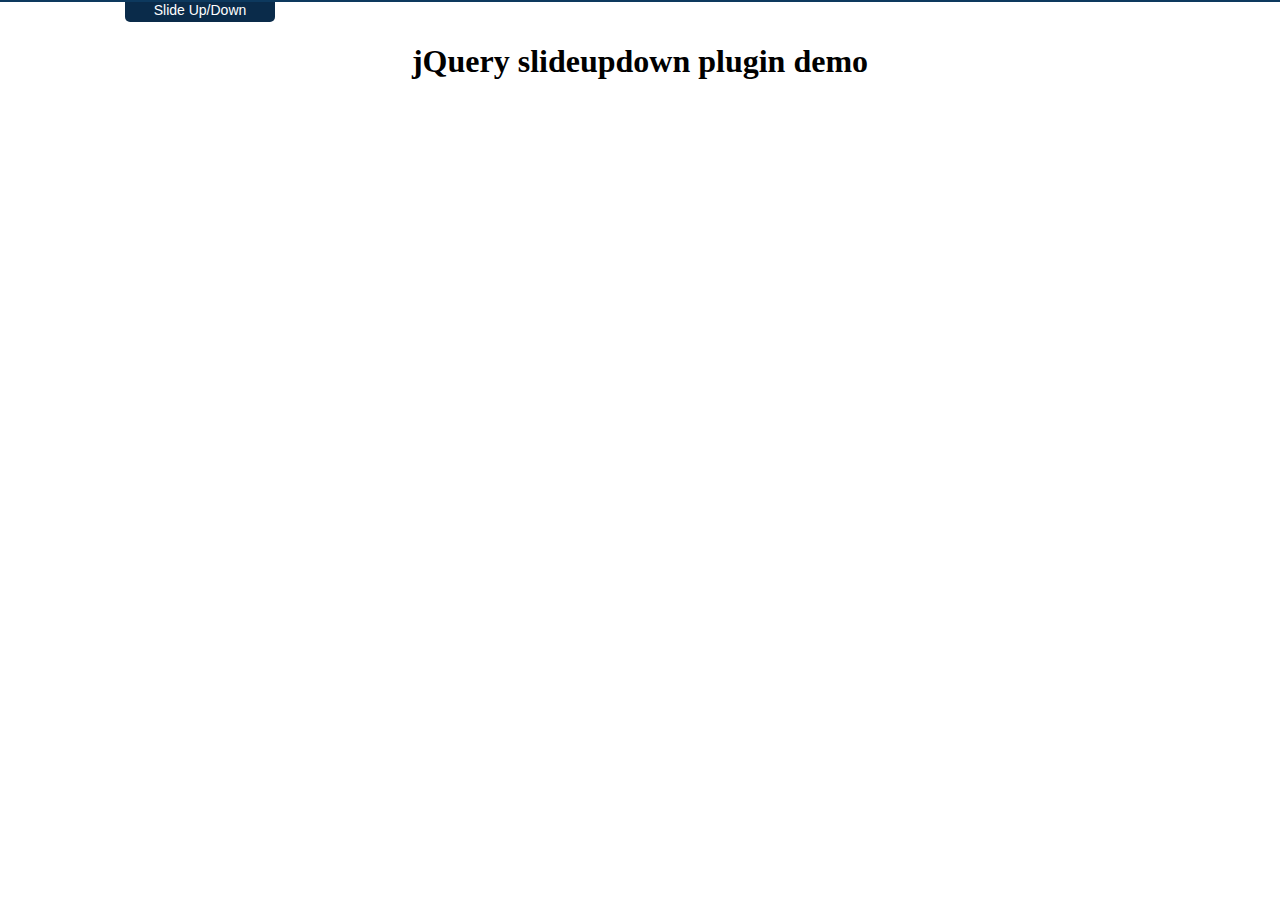
<file: Creating-A-Simple-Sliding-Panel-with-jQuery-CSS-slideupdown/index.html>
<!doctype html>
<html lang="en">
<head>
<meta charset="utf-8">
<title>jQuery slideupdown plugin demo</title>

<link rel="stylesheet" type="text/css" href="css/style.css">



</head>
<body>
<div class="panel">
        <br />
        <br />
        <p>Text goes here</p>
        <p>... or contact form ;-)</p>
       
        </div>
        <p class="slide"><a href="#" class="pull-me">Slide Up/Down</a></p>
<h1>jQuery slideupdown plugin demo</h1>
       <div class="jquery-script-ads"><script type="text/javascript"><!--
google_ad_client = "ca-pub-2783044520727903";
/* jQuery_demo */
google_ad_slot = "2780937993";
google_ad_width = 728;
google_ad_height = 90;
//-->
</script>
<script type="text/javascript"
src="http://pagead2.googlesyndication.com/pagead/show_ads.js">
</script></div>

<script src="http://ajax.googleapis.com/ajax/libs/jquery/1.11.0/jquery.min.js"></script>
<script src="js/script.js"></script>
</body>
</html>
</file>
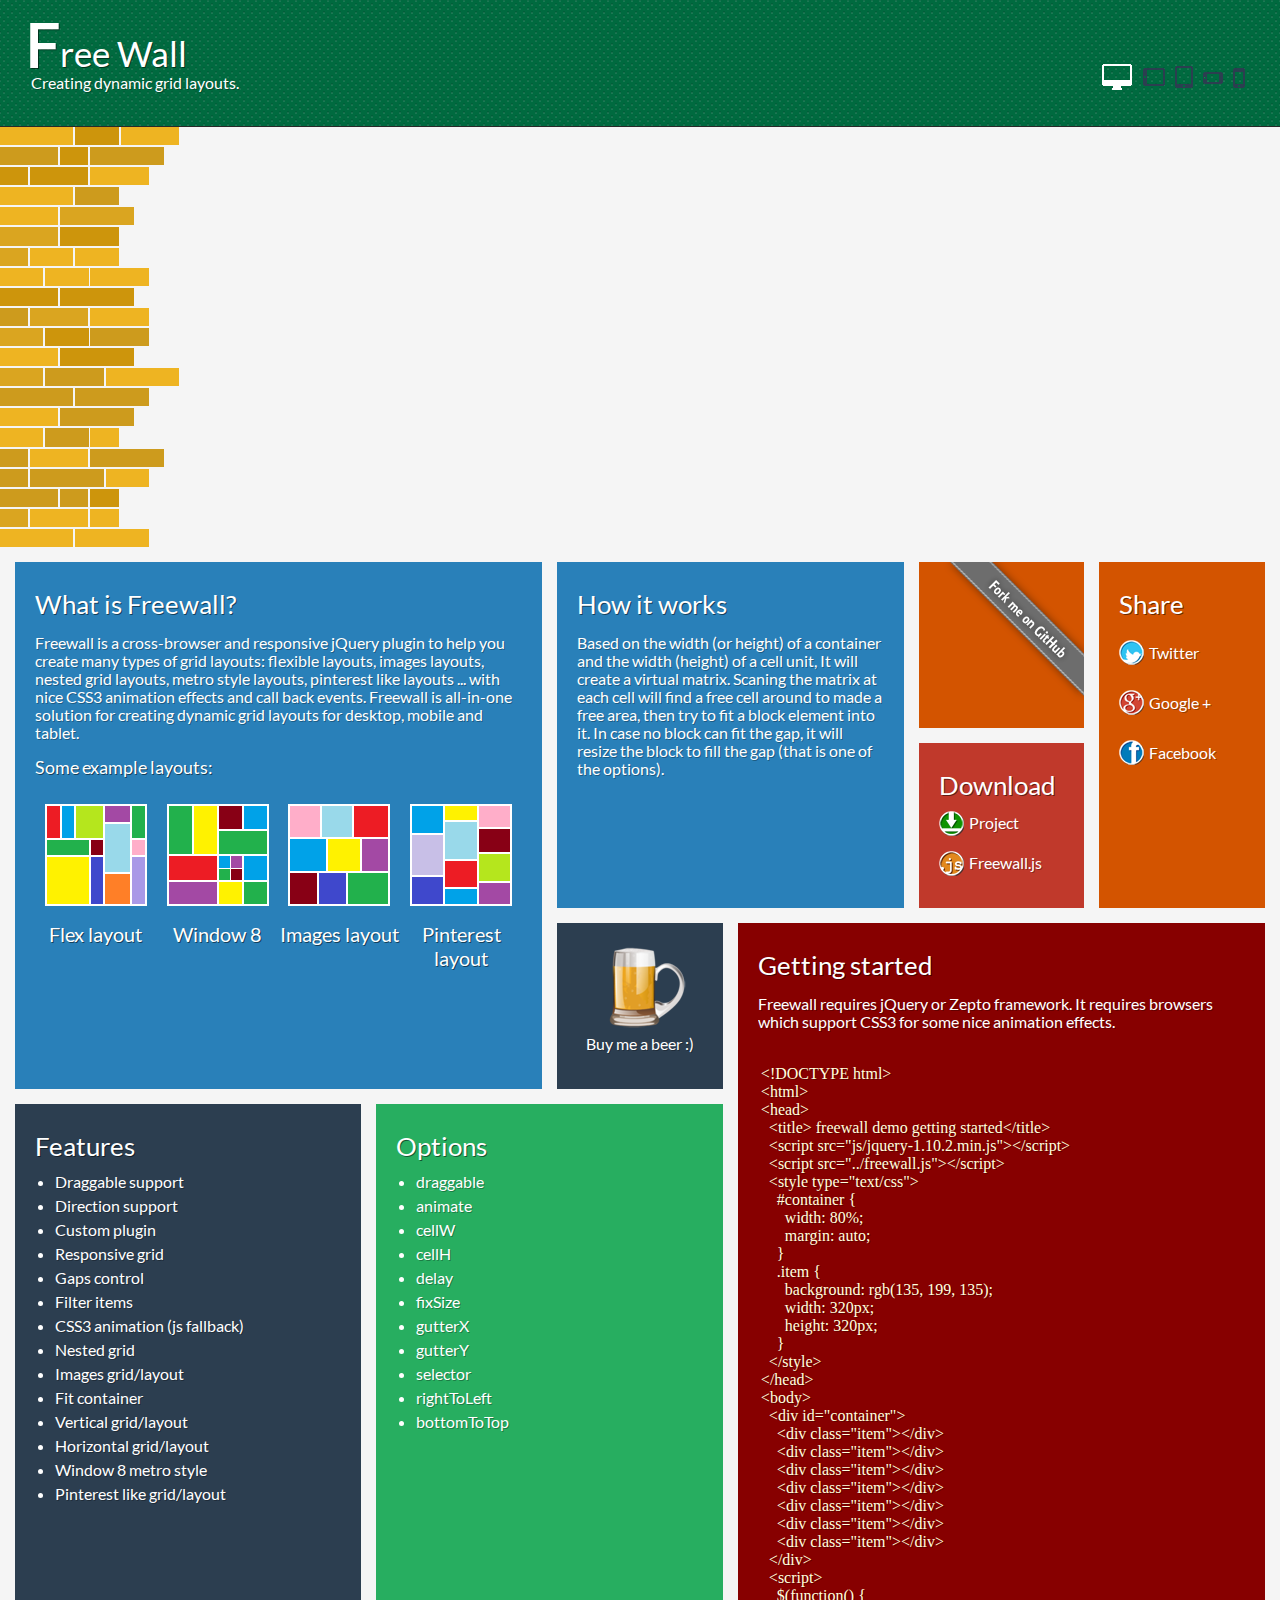
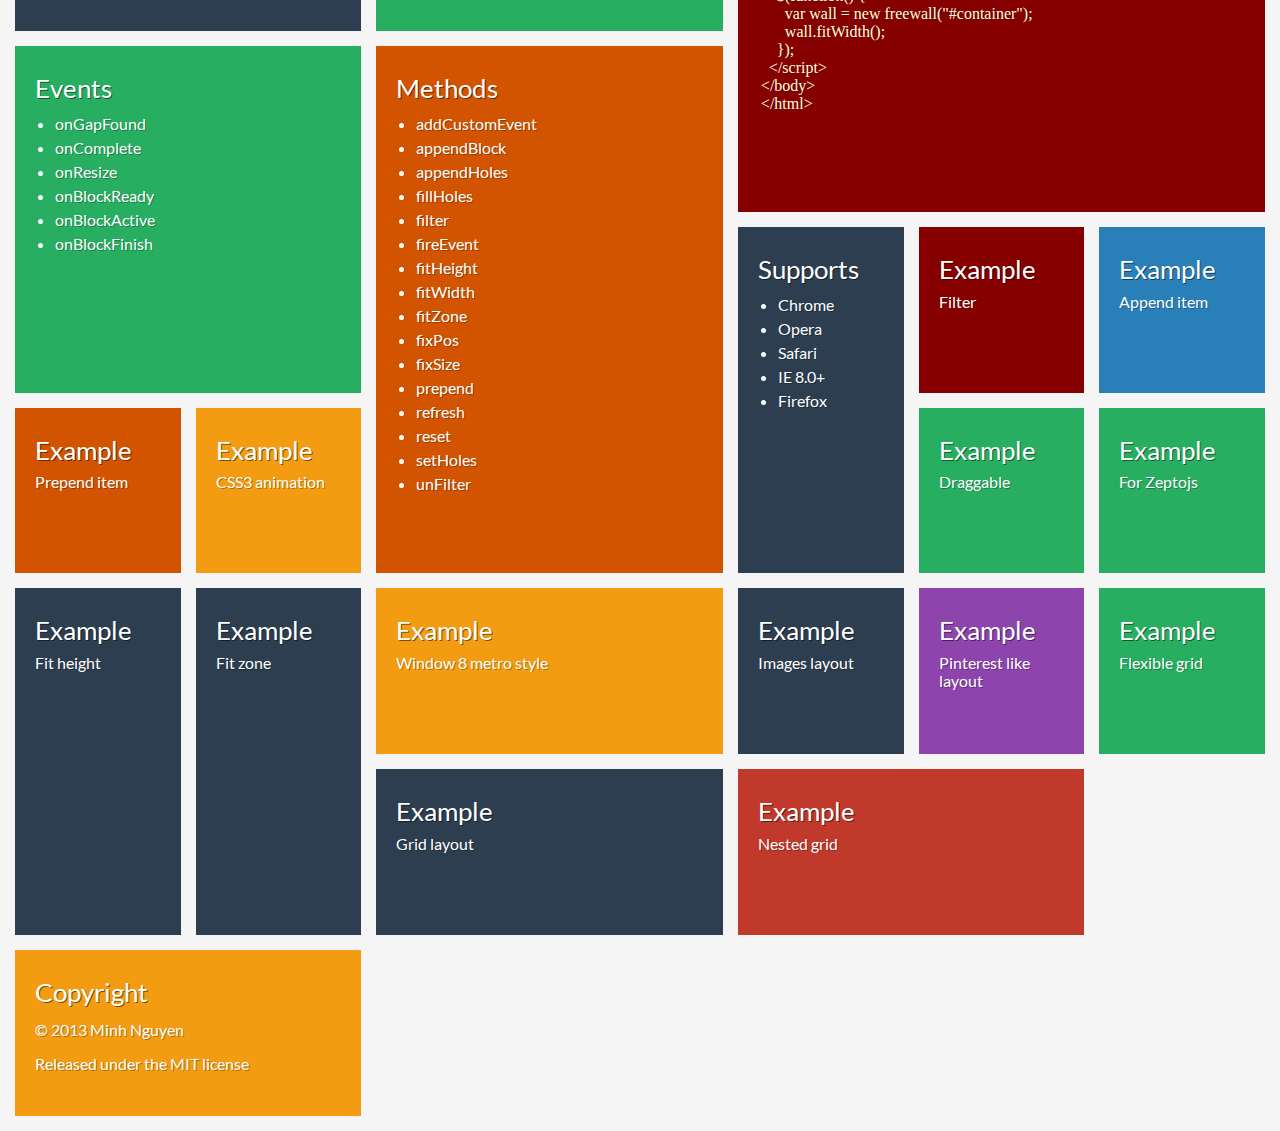
<file: freewall/index.html>
<!DOCTYPE html>
<html>
	<head>
		<title>Freewall - jQuery plugin for creating grid layouts</title>
		<meta content="text/html; charset=utf-8" http-equiv="content-type">
		<meta name="description" content="Freewall is a cross-browser and responsive jQuery plugin to help you create many types of grid layouts: flexible layouts, images layouts, nested grid layouts, metro style layouts, pinterest like layouts ... for desktop, mobile and tablet" />
		<meta name="keywords" content="javascript, dynamic, grid, layout, jquery plugin, flexible layouts, images layouts, fluid grid layouts, metro style layouts, pinterest like layouts"/>
		<meta name="og:image" content="http://vnjs.net/www/project/freewall/i/flex.png" />
		<meta name="og:description" content="Freewall is a cross-browser and responsive jQuery plugin for creating dynamic grid layouts for desktop, mobile and tablet." />
		<link rel="icon" href="favicon.ico" type="image/x-icon" />
		<link rel="stylesheet" type="text/css" href="example/css/style.css" />
		<script type="text/javascript" src="example/js/jquery-1.10.2.min.js"></script>
		<script type="text/javascript" src="freewall.js"></script>
		<script type="text/javascript" src="example/js/index.js"></script>
		<script type="text/javascript">
			$(function() {
				app.setup({
					share: 1,
					color: 1,
					layout: 1,
					events: 1,
					methods: 1,
					options: 1,
					preload: 1,
					drillhole: 1
				});
			});
		</script>
		<style type="text/css">
			.free-wall {
				margin: 15px;
			}
		</style>
	</head>
	<body>
		<div class='header'>
			<div class="clearfix">
				<div class="float-left">
						<h1><a href="http://vnjs.net/www/project/freewall/">Free Wall</a></h1>
						<div class='target'>Creating dynamic grid layouts.</div>
				</div>
				<ul class="float-right reponsive-block">
					<li><a class="desktop active" data-width="auto"></a></li> 
					<li><a class="tablet-landscape" data-width="1024"></a></li>
					<li><a class="tablet-portrait" data-width="768"></a></li>
					<li><a class="iphone-landscape" data-width="960"></a></li>
					<li><a class="iphone-portrait" data-width="640"></a></li>
				</ul>	
			</div>
		</div>
		<div id="freewall-logo" class="free-wall-logo"></div>
		<div id="freewall" class="free-wall">
			<div class="brick size33" data-fixSize=0 > 
				<div class='cover'>
					<h2>What is Freewall?</h2>
					<p>
						Freewall is a cross-browser and responsive jQuery plugin to help you create many types of grid layouts: flexible layouts, images layouts, nested grid layouts, metro style layouts, pinterest like layouts ... with nice CSS3 animation effects and call back events. Freewall is all-in-one solution for creating dynamic grid layouts for desktop, mobile and tablet.
					</p>
					<h4>Some example layouts:</h4>
					<br/>
					<ul class="img-demo">
						<li>
							<a href="example/flex-grid.html" target="_blank">
								<img src="i/flex.png" width=98 height=98 />
								<h3>Flex layout</h3>
							</a>
						</li>
						<li>
							<a href="example/metro-style.html" target="_blank">
								<img src="i/metro.png" width=98 height=98 />
								<h3>Window 8</h3>
							</a>
						</li>
						<li>
							<a href="example/image-layout.html" target="_blank">
								<img src="i/image.png" width=98 height=98 />
								<h3>Images layout</h3>
							</a>
						</li>
						<li>
							<a href="example/pinterest-layout.html" target="_blank">
								<img src="i/pinterest.png" width=98 height=98 />
								<h3>Pinterest layout</h3>
							</a>
						</li>
					</ul>
				</div>
			</div>

			<div class="brick size22" data-fixSize=0> 
				<div class='cover'>
					<h2> How it works </h2>
					<p>
						Based on the width (or height) of a container and the width (height) of a cell unit, It will create a virtual matrix. Scaning the matrix at each cell will find a free cell around to made a free area, then try to fit a block element into it. In case no block can fit the gap, it will resize the block to fill the gap (that is one of the options).
					</p>
				</div>
			</div>

			<div class="size22" data-nested=".brick" data-fixSize=0>
				<div class="brick size11">
					<a href='https://github.com/kombai/freewall' class="fork" target="_blank"></a>
				</div>
				<div class="brick size12" data-fixSize=0>
					<div class='cover'>
						<h2>Share</h2>
						<div class="twitter-share">Twitter</div>
						<div class="google-share">Google +</div>
						<div class="facebook-share">Facebook</div>
					</div>
				</div>

				<div class="brick size11">
					<div class='cover'>
						<h2>Download</h2>
						<a href='https://github.com/kombai/freewall/archive/master.zip' target='_blank' class="download-icon">Project</a>
						<a href='https://raw.github.com/kombai/freewall/master/freewall.js' target='_blank' class="js-icon">Freewall.js</a>
					</div>
				</div>
			</div>

			<div class="donate size11">
				<form action="https://www.paypal.com/cgi-bin/webscr" method="post" target="_blank">
					<input type="hidden" name="cmd" value="_s-xclick">
					<input type="hidden" name="hosted_button_id" value="SZSGB3GJ3T4VU">
					<input class="paypal" type="image" src="example/i/donate.png" border="0" name="submit" alt="">
					<div align="center">Buy me a beer :)</div>
				</form>
			</div>

			<div class="brick size36" data-fixSize=0 >
				<div class='cover'>
					<a class='float-left' href="example/getting-started.html" target="_blank">
						<h2>Getting started</h2>
						<div>
							<p> Freewall requires jQuery or Zepto framework.  It requires browsers which support CSS3 for some nice animation effects.</p>
							<pre>
								<code>
&lt;!DOCTYPE html&gt;
&lt;html&gt;
&lt;head&gt;
  &lt;title&gt; freewall demo getting started&lt;/title&gt;
  &lt;script src="js/jquery-1.10.2.min.js"&gt;&lt;/script&gt;
  &lt;script src="../freewall.js"&gt;&lt;/script&gt;
  &lt;style type="text/css"&gt;
    #container {
      width: 80%;
      margin: auto;
    }
    .item {
      background: rgb(135, 199, 135);
      width: 320px;
      height: 320px;
    }
  &lt;/style&gt;
&lt;/head&gt;
&lt;body&gt;
  &lt;div id="container"&gt;
    &lt;div class="item"&gt;&lt;/div&gt;
    &lt;div class="item"&gt;&lt;/div&gt;
    &lt;div class="item"&gt;&lt;/div&gt;
    &lt;div class="item"&gt;&lt;/div&gt;
    &lt;div class="item"&gt;&lt;/div&gt;
    &lt;div class="item"&gt;&lt;/div&gt;
    &lt;div class="item"&gt;&lt;/div&gt;
  &lt;/div&gt;
  &lt;script&gt;
    $(function() {
      var wall = new freewall("#container");
      wall.fitWidth();
    });
  &lt;/script&gt;
&lt;/body&gt;
&lt;/html&gt;
								</code>
							</pre>
						</div>
						<div class="read-more">View detail ...</div>
					</a>
				</div>
			</div>
			
			<div class="brick size23">
				<div class='cover'>
					<h2>Features</h2>
					<ul>
						<li> Draggable support </li>
						<li> Direction support </li>
						<li> Custom plugin</li>
						<li> Responsive grid </li>
						<li> Gaps control </li> 
						<li> Filter items </li>
						<li> CSS3 animation (js fallback) </li>
						<li> Nested grid </li>
						<li> Images grid/layout </li>
						<li> Fit container </li>
						<li> Vertical grid/layout </li>
						<li> Horizontal grid/layout </li>
						<li> Window 8 metro style </li>
						<li> Pinterest like grid/layout </li>
					</ul>
				</div>
			</div>	
			
			<div class="brick size23 options">
				<div class='cover' id="options">
					<div class='float-left'>
						<h2>Options</h2>
						<ul>
							<li> draggable </li>
							<li> animate </li>
							<li> cellW </li>
							<li> cellH </li> 
							<li> delay </li>
							<li> fixSize </li>
							<li> gutterX </li>
							<li> gutterY </li>
							<li> selector </li>
							<li> rightToLeft </li>
							<li> bottomToTop </li>
						</ul>
						<div class="read-more">View detail ...</div>
					</div>
					<div class='desc'>
						<h2>
							<span>Options</span>
						</h2>
						<h3>All options are parameters of <i>Reset</i> method</h3>
						<ul>
							<li>
								<h3> draggable : boolean </h3>
								<div> 
									Default: false <br/>
									True: to make block can be drag & drop</div>
							</li>
							<li>
								<h3> animate : boolean </h3>
								<div> True: to make block move with animation</div>
							</li>
							<li>
								<h3> cellW: mix </h3>
								<div>
									Default: 100 <br/>
									The width of unit, base on it will build grid container.
									It can be a function and return value.
								</div>
								<h3> Example </h3>
									<pre>
										<code>
var wall = new freewall('.free-wall');
wall.reset({
  selector: '.brick',
  cellW: function(width) {
      var cellWidth = width / 3;
      return cellWidth - 20;
    },
  cellH: 160
});											
										</code>
									</pre>	
							</li>
							<li>
								<h3> cellH: mix </h3>
								<div>
									Default: 100 <br/>
									The height of unit, base on it will build grid container.
									It can be a function and return value.
								</div>
							</li>
							<li>
								<h3> delay : number </h3>
								<div>
									Default: 0 <br/>
									The time delay for show block. It will increase by each block.
								</div>
							</li>
							<li>
								<h3> fixSize : boolean </h3>
								<div>
									Default: null <br/>
									value is null or not set let blocks can adjust and resize to fill gap<br/>
									value is 0 or false let blocks can adjust size but can't resize to fill gap.<br/>
									value is 1 or true let blocks keep the size as init, can't resize to fill gap.<br/>

									Can override the fixSize option by set data-fixSize attribute in the block.
									<h3> Example </h3>
									<pre>
										<code>
&lt;div class="brick size22" data-fixSize=true&gt;
  &lt;div class='cover'&gt;
    &lt;div class="item size12"&gt;&lt;/div&gt;
    &lt;div class="item size12"&gt;&lt;/div&gt;
  &lt;/div&gt;
&lt;/div&gt;											
										</code>
									</pre>
								</div>
							</li>
							<li>
								<h3> gutterX : mixed </h3>
								<div>
									Default: 10 <br/>
									The horizon spacing between the column. Default is number, but can set it with 'auto' value.
								</div>
							</li>
							<li>
								<h3> gutterY : mixed </h3>
								<div>
									Default: 10 <br/>
									The vertical spacing between the row. Default is number, but can set it with 'auto' value.
								</div>
							</li>
							<li>
								<h3> selector : string </h3>
								<div> Get all blocks to made layout</div>
							</li>
							<li>
								<h3> Example </h3>
								<pre>
									<code>
var wall = new freewall('.free-wall');
wall.reset({
  selector: '.brick',
  animate: true,
  cellW: 150,
  cellH: 150,
  gutterY: 10,
  gutterX: 'auto'
});
									</code>
								</pre>
							</li>
							<li>
								<h3> rightToLeft : boolean </h3>
								<div> Default: false <br/>
									True: let layout start render from right to left</div>
							</li>
							<li>
								<h3> bottomToTop : boolean </h3>
								<div> Default: false <br/>
									True: let layout start render from bottom up to top</div>
							</li>
						</ul>
					</div>
				</div>
			</div>

			<div class="brick size22 events">
				<div class='cover' id="events">
					<div class='float-left'>
						<h2>Events</h2>
						<div class='float-left'>
							<ul>
								<li> onGapFound </li>
								<li> onComplete </li>
								<li> onResize </li>
								<li> onBlockReady </li>
								<li> onBlockActive </li>
								<li> onBlockFinish </li>
							</ul>
						</div>
						<div class="read-more">View detail ...</div>
					</div>
					<div class='desc'>
						<h2>
							<span>Events</span>
						</h2>
						<ul>
							<li>
								<h3> onGapFound </h3>
								<div> Registry callback when a gap found.</div>
							</li>
							<li>
								<h3> onComplete </h3>
								<div> Registry callback when all block arrange.</div>
							</li>
							<li>
								<h3> onResize </h3>
								<div> Registry callback when browser resize.</div>
							</li>
							<li>
								<h3> Example </h3>
								<pre>
									<code>
var wall = new freewall('.free-wall');
wall.reset({
  selector: '.brick',
  onResize: function() {
    this.fitWidth();
  }
});
									</code>
								</pre>
							</li>
							<li>
								<h3> onBlockReady </h3>
								<div> Fire when block adjusted.</div>
							</li>
							<li>
								<h3> onBlockActive </h3>
								<div> Fire before block show or hide in the layout.</div>
							</li>
							<li>
								<h3> onBlockFinish </h3>
								<div> Fire when block finish show or hide in the layout.</div>
							</li>
						</ul>
					</div>
				</div>
			</div>

			<div class="brick size23 methods">
				<div class='cover' id="methods">
					<div class='float-left'>
						<h2>Methods</h2>
						<ul>
							<li> addCustomEvent </li>
							<li> appendBlock </li>
							<li> appendHoles </li>
							<li> fillHoles </li>
							<li> filter </li>
							<li> fireEvent </li>
							<li> fitHeight </li>
							<li> fitWidth </li>
							<li> fitZone </li>
							<li> fixPos </li>
							<li> fixSize </li>
							<li> prepend </li>
							<li> refresh </li>
							<li> reset </li>
							<li> setHoles </li>
							<li> unFilter </li>
						</ul>
						<div class="read-more">View detail ...</div>
					</div>
					<div class='desc'>
						<h2>
							<span>Methods</span>
						</h2>
						<ul>
							<li>
								<h3> addCustomEvent(name, handler) </h3>
								<div> Support create custom event when arrange layout</div>
							</li>
							<li>
								<h3> appendBlock(items) </h3>
								<div> Append one or more items into layout</div>
							</li>
							<li>
								<h3> appendHoles(holes) </h3>
								<div> Add one or more blank area into layout</div>
							</li>
							<li>
								<h3> fillHoles() </h3>
								<div> Let layout without gaps</div>
							</li>
							<li>
								<h3> filter(selector) </h3>
								<div> Fillter blocks to show</div>
							</li>
							<li>
								<h3> fireEvent() </h3>
								<div> Fire custom event</div>
							</li>
							<li>
								<h3> fitHeight(height) </h3>
								<div> Made the layout fit with limit height</div>
							</li>
							<li>
								<h3> fitWidth(width) </h3>
								<div> Made the layout fit with limit width</div>
							</li>
							<li>
								<h3> fitZone(width, height) </h3>
								<div> Made the layout fit with limit width and height</div>
							</li>
							<li>
								<h3> fixPos(object) </h3>
								<div> Set a block at fixed position, top/left is multiple of cell with/height</div>
							</li>
							<li>
								<h3> fixSize(object) </h3>
								<div> Set a block with special width or height</div>
								<h5> Example </h5>
								<pre>
									<code>
var wall = new freewall('.free-wall');
var dna = $(".free-wall .flex-layout");
wall.unsetFilter();
wall.fixSize({
  block: dna,
  width: 150,
  height: 150
});
wall.fitWidth();
									</code>
								</pre>
							</li>
							<li>
								<h3> prepend(items) </h3>
								<div> Prepend one or more items into layout</div>
							</li>
							<li>
								<h3> refresh() </h3>
								<div> rearrange layout</div>
							</li>
							<li>
								<h3> reset(options) </h3>
								<div> Config options for render layout.</div>
								<h5> Example </h5>
								<pre>
									<code>
var ewall = new freewall(demo);
var demo = $(".example");
ewall.reset({
  selector: '.cell',
  animate: true,
  delay: 20,
  cellW: 15.5,
  cellH: 15,
  gutterX: 2,
  gutterY: 2
});
ewall.fitWidth(cwidth);
									</code>
								</pre>
							</li>
							<li>
								<h3> setHoles(hole) </h3>
								<div> Set the holes on layout</div>
							</li>
							<li>
								<h3> unFilter() </h3>
								<div> Made all block to show</div>
							</li>
						</ul>
					</div>
				</div>
			</div>

			<div class="brick size12">
				<div class='cover'>
					<h2> Supports</h2>
					<ul>
						<li>Chrome</li>
						<li>Opera</li>
						<li>Safari</li>
						<li>IE 8.0+</li>
						<li>Firefox</li>
					</ul>
				</div>
			</div>
			
			<div class="brick size11">
				<div class='cover'>
					<a class="float-left" href="example/demo-filter.html" target="_blank">
						<h2> Example </h2>
						<div> Filter </div>
						<div class="read-more">View detail ...</div>
					</a>
				</div>
			</div>
			
			<div class="brick size11">
				<div class='cover'>
					<a class="float-left" href="example/append-more.html" target="_blank">
						<h2>Example</h2>
						<div> Append item </div>
						<div class="read-more">View detail ...</div>
					</a>
				</div>
			</div>
			
			<div class="brick size11">
				<div class='cover'>
					<a class="float-left" href="example/prepend-example.html" target="_blank">
						<h2>Example</h2>
						<div> Prepend item </div>
						<div class="read-more">View detail ...</div>
					</a>
				</div>
			</div>

			<div class="brick size11">
				<div class='cover'>
					<a class="float-left" href="example/css-animate.html" target="_blank">
						<h2>Example</h2>
						<div> CSS3 animation </div>
						<div class="read-more">View detail ...</div>
					</a>
				</div>
			</div>

			<div class="brick size11 example-draggable" data-draggable=1>
				<div class='cover'>
					<div class="float-left">
						<h2>Example</h2>
						<div> Draggable </div>
						<a class="read-more" href="example/draggable.html" target="_blank">View detail ...</a>
					</div>
				</div>
			</div>

			<div class="brick size11">
				<div class='cover'>
					<a class="float-left" href="example/for-zepto.html" target="_blank">
						<h2>Example</h2>
						<div>For Zeptojs</div>
						<div class="read-more">View detail ...</div>
					</a>
				</div>
			</div>
			
			
			<div class="brick size12">
				<div class='cover'>
					<a class="float-left" href="example/fit-height.html" target="_blank">
						<h2>Example</h2>
						<div> Fit height </div>
						<div class="read-more">View detail ...</div>
					</a>
				</div>
			</div>

			<div class="brick size12">
				<div class='cover'>
					<a class="float-left" href="example/fit-zone.html" target="_blank">
						<h2>Example</h2>
						<div>Fit zone</div>
						<div class="read-more">View detail ...</div>
					</a>
				</div>
			</div>

			
			<div class="brick size21"> 
				<div class='cover'>
					<a class="float-left" href="example/metro-style.html" target="_blank">
						<h2>Example </h2>
						<div>Window 8 metro style</div>
						<div class="read-more">View detail ...</div>
					</a>
				</div>
			</div>
			
			<div class="brick size11"> 
				<div class='cover'> 
					<a class="float-left" href="example/image-layout.html" target="_blank">
						<h2>Example</h2>
						<div>Images layout</div>
						<div class="read-more">View detail ...</div>
					</a>
				</div>
			</div>
			
			<div class="brick size11"> 
				<div class='cover'>
					<a class="float-left" href="example/pinterest-layout.html" target="_blank">
						<h2>Example </h2>
						<div>Pinterest like layout</div>
						<div class="read-more">View detail ...</div>
					</a>
				</div>
			</div>
 			
			<div class="brick size21"> 
				<div class='cover'>
					<a class="float-left" href="example/flex-grid.html" target="_blank">
						<h2>Example</h2>
						<div>Flexible grid</div>
						<div class="read-more">View detail ...</div>
					</a>
				</div>
			</div>

			<div class="brick size21"> 
				<div class='cover'>
					<a class="float-left" href="example/grid-layout.html" target="_blank">
						<h2>Example</h2>
						<div>Grid layout</div>
						<div class="read-more">View detail ...</div>
					</a>
				</div>
			</div>

			<div class="brick size21"> 
				<div class='cover'>
					<a class="float-left" href="example/nested-grid.html" target="_blank">
						<h2>Example</h2>
						<div>Nested grid</div>
						<div class="read-more">View detail ...</div>
					</a>
				</div>
			</div>
			
			<div class="brick size21" data-fixSize=0 >
				<div class='cover'>
					<h2>Copyright</h2>
					<p> © 2013 Minh Nguyen </p>
					<p> Released under the MIT license</p>
				</div>	
			</div>
		</div>
		<div class="back-button">
			<a href="javascript:void(0)" class="back-icon"></a>
		</div>
		<script type="text/javascript">
			var _gaq = _gaq || [];
			_gaq.push(['_setAccount', 'UA-44036587-1']);
			_gaq.push(['_trackPageview']);

			(function() {
				var ga = document.createElement('script'); ga.type = 'text/javascript'; ga.async = true;
				ga.src = ('https:' == document.location.protocol ? 'https://ssl' : 'http://www') + '.google-analytics.com/ga.js';
				var s = document.getElementsByTagName('script')[0]; s.parentNode.insertBefore(ga, s);
			})();
		</script>
	</body>
</html>
</file>
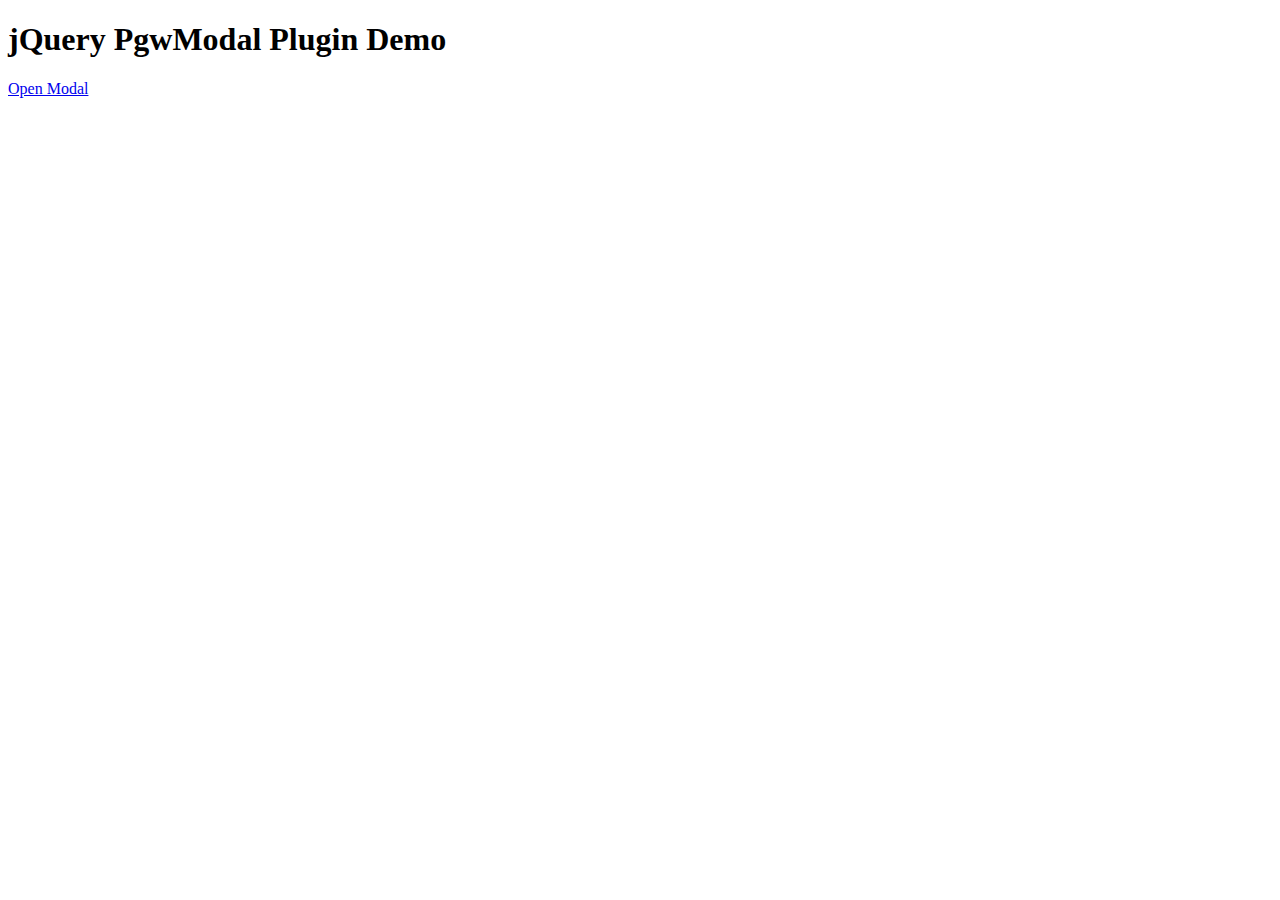
<file: Fully-Responsive-Customizable-jQuery-Modal-Plugin-PgwModal/index.htm>
<!doctype html>
<html>
<head>
<meta charset="utf-8">
<title>jQuery PgwModal Plugin Demo</title>

<link href="pgwmodal.css" rel="stylesheet" type="text/css">


</head>

<body>
<h1>jQuery PgwModal Plugin Demo</h1>
<div class="jquery-script-ads"><script type="text/javascript"><!--
google_ad_client = "ca-pub-2783044520727903";
/* jQuery_demo */
google_ad_slot = "2780937993";
google_ad_width = 728;
google_ad_height = 90;
//-->
</script>
<script type="text/javascript"
src="http://pagead2.googlesyndication.com/pagead/show_ads.js">
</script></div>
<a href="javascript:void(0)" class="openModal">Open Modal</a>
<script src="http://ajax.googleapis.com/ajax/libs/jquery/1.11.0/jquery.min.js"></script>
<script src="pgwmodal.js"></script>
<script>
$('.openModal').click(function() {
	$.pgwModal({
		content: 'Modal Example 1'
	});
});
</script>
<script type="text/javascript">

  var _gaq = _gaq || [];
  _gaq.push(['_setAccount', 'UA-36251023-1']);
  _gaq.push(['_setDomainName', 'jqueryscript.net']);
  _gaq.push(['_trackPageview']);

  (function() {
    var ga = document.createElement('script'); ga.type = 'text/javascript'; ga.async = true;
    ga.src = ('https:' == document.location.protocol ? 'https://ssl' : 'http://www') + '.google-analytics.com/ga.js';
    var s = document.getElementsByTagName('script')[0]; s.parentNode.insertBefore(ga, s);
  })();

</script>
</body>
</html>
</file>
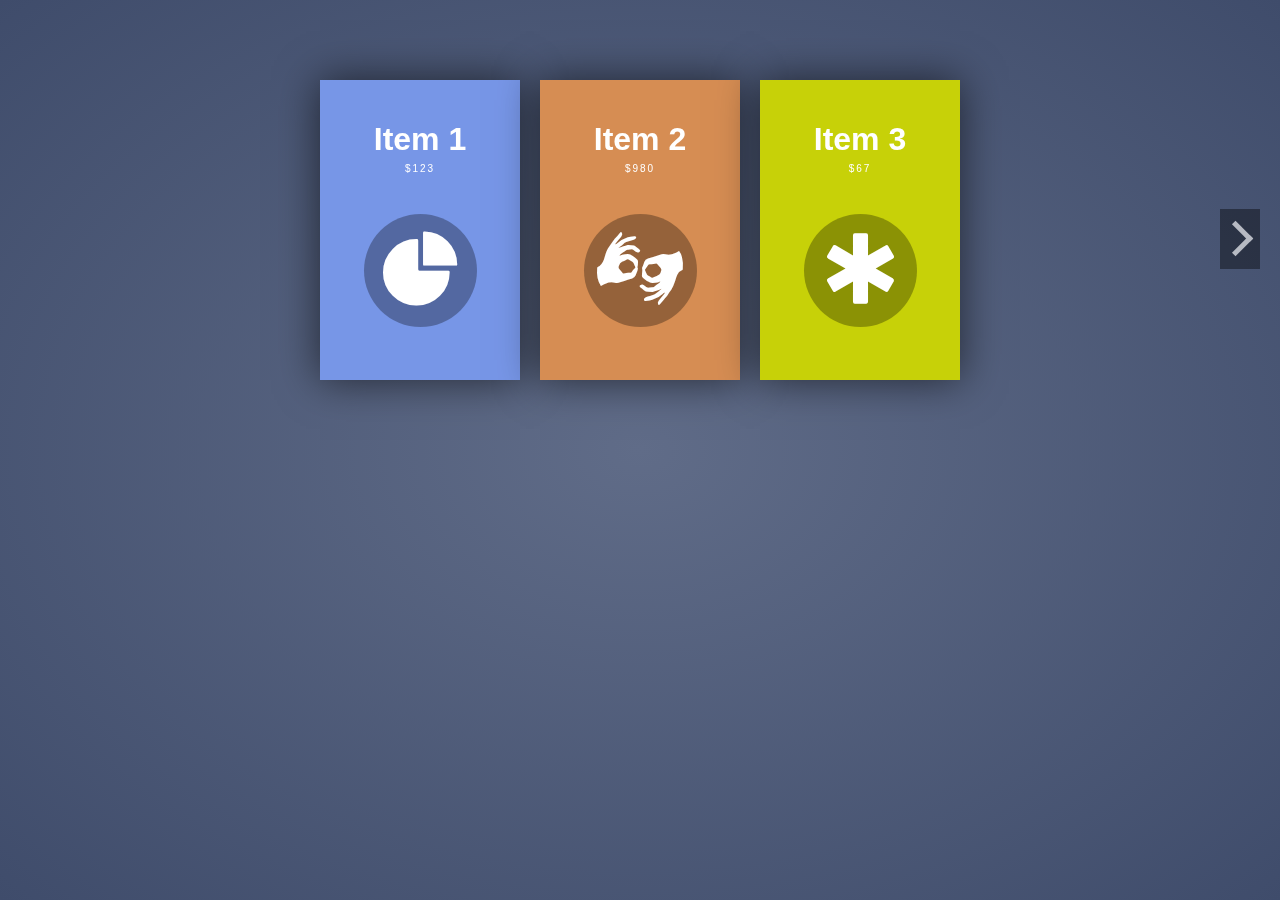
<file: jQuery-CSS3-Carousel-Plugin-with-Content-Flipping-Effects-Flip-Carousel/index.html>
<!doctype html>
<!--[if lte IE 9]><html class="ie" lang="en"><script src="js/html5shiv.js"></script><![endif]-->
<!--[if gt IE 9]><!--><html lang="en"><!--<![endif]-->
<head>
<title>Flip Carousel</title>
<script src="jquery-1.8.1.min.js"></script>
<script src="html5shiv.js"></script>
<script src="flip-carousel.js"></script>
<link href="foundation-icons.css" rel="stylesheet">
<link href="flip-carousel.css" rel="stylesheet">
</head>

<body>

<article title="item1"><h1>Item 1</h1><span>$123</span><div class="fi-graph-pie"></div></article>
<article title="item2"><h1>Item 2</h1><span>$980</span><div class="fi-asl"></div></article>
<article title="item3"><h1>Item 3</h1><span>$67</span><div class="fi-asterisk"></div></article>
<article title="item4"><h1>Item 4</h1><span>$13</span><div class="fi-blind"></div></article>
<article title="item5"><h1>Item 5</h1><span>$134</span><div class="fi-burst-new"></div></article>
<article title="item6"><h1>Item 6</h1><span>$456</span><div class="fi-calendar"></div></article>
<article title="item7"><h1>Item 7</h1><span>$99</span><div class="fi-comment-quotes"></div></article>
<article title="item8"><h1>Item 8</h1><span>$92</span><div class="fi-die-five"></div></article>
<article title="item9"><h1>Item 9</h1><span>$3</span><div class="fi-dislike"></div></article>
<article title="item10"><h1>Item 10</h1><span>$12</span><div class="fi-foot"></div></article>
<article title="item11"><h1>Item 11</h1><span>(last)</span><div class="fi-trophy"></div></article>

<script>
	$('article').flipcarousel({
		pagination : false,
		loader : true,
		itemsperpage: 3,
		randomizer: 0.7
	});
</script>
		
</body>
</html>
</file>
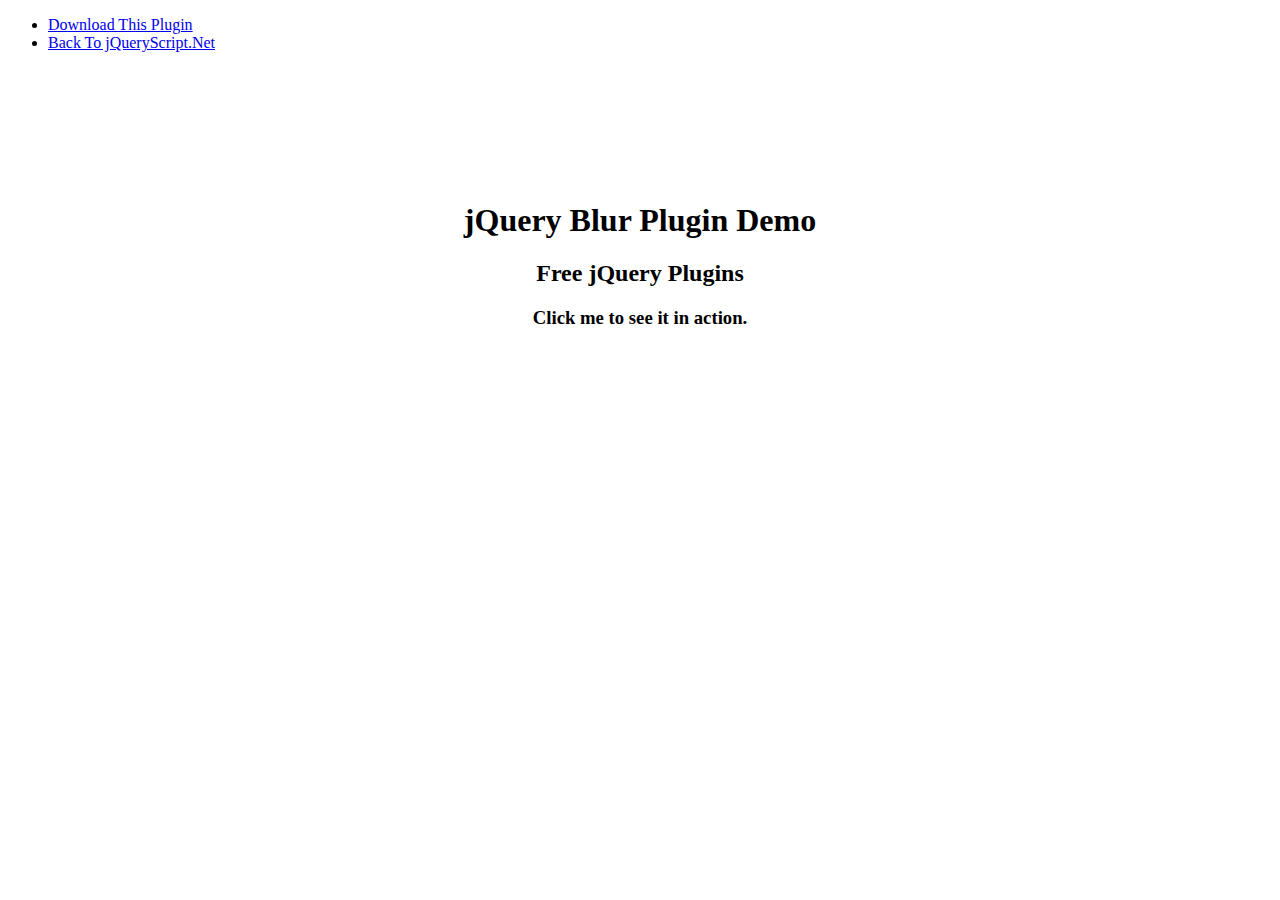
<file: jQuery-Plugin-For-Text-Blur-Out-In-Effects-with-CSS3-Blur/index.html>
<!doctype html>
<html>
<head>
<meta charset="utf-8">
<title>jQuery Blur Plugin Demo</title>
<link href="http://www.jqueryscript.net/css/jquerysctipttop.css" rel="stylesheet" type="text/css">
</head>

<body>
<div id="jquery-script-menu">
<div class="jquery-script-center">
<ul>
<li><a href="http://www.jqueryscript.net/text/jQuery-Plugin-For-Text-Blur-Out-In-Effects-with-CSS3-Blur.html">Download This Plugin</a></li>
<li><a href="http://www.jqueryscript.net/">Back To jQueryScript.Net</a></li>
</ul>
<div class="jquery-script-ads"><script type="text/javascript"><!--
google_ad_client = "ca-pub-2783044520727903";
/* jQuery_demo */
google_ad_slot = "2780937993";
google_ad_width = 728;
google_ad_height = 90;
//-->
</script>
<script type="text/javascript"
src="http://pagead2.googlesyndication.com/pagead/show_ads.js">
</script></div>
<div class="jquery-script-clear"></div>
</div>
</div>
<div style="margin: 150px auto" align="center">
<h1>jQuery Blur Plugin Demo</h1>
<h2>Free jQuery Plugins</h2>
<h3>Click me to see it in action.</h3>
<script src="http://ajax.googleapis.com/ajax/libs/jquery/1.11.0/jquery.min.js"></script>
<script type="text/javascript" src="js/jquery.transit.js"></script>
<script type="text/javascript" src="jquery.blur.js"></script>
<script type="text/javascript">
		$(document).ready(function() {
			
			$('h3').click(function() {
				$(this).blurOut(1000).blurIn(2000);
			});
			
			setInterval(function() {
				$('h2').blurOut(1000).blurIn(2000);
			},3000);
			
		});
		

		</script>
        </div>
        <script type="text/javascript">

  var _gaq = _gaq || [];
  _gaq.push(['_setAccount', 'UA-36251023-1']);
  _gaq.push(['_setDomainName', 'jqueryscript.net']);
  _gaq.push(['_trackPageview']);

  (function() {
    var ga = document.createElement('script'); ga.type = 'text/javascript'; ga.async = true;
    ga.src = ('https:' == document.location.protocol ? 'https://ssl' : 'http://www') + '.google-analytics.com/ga.js';
    var s = document.getElementsByTagName('script')[0]; s.parentNode.insertBefore(ga, s);
  })();

</script>
</body>
</html>
</file>
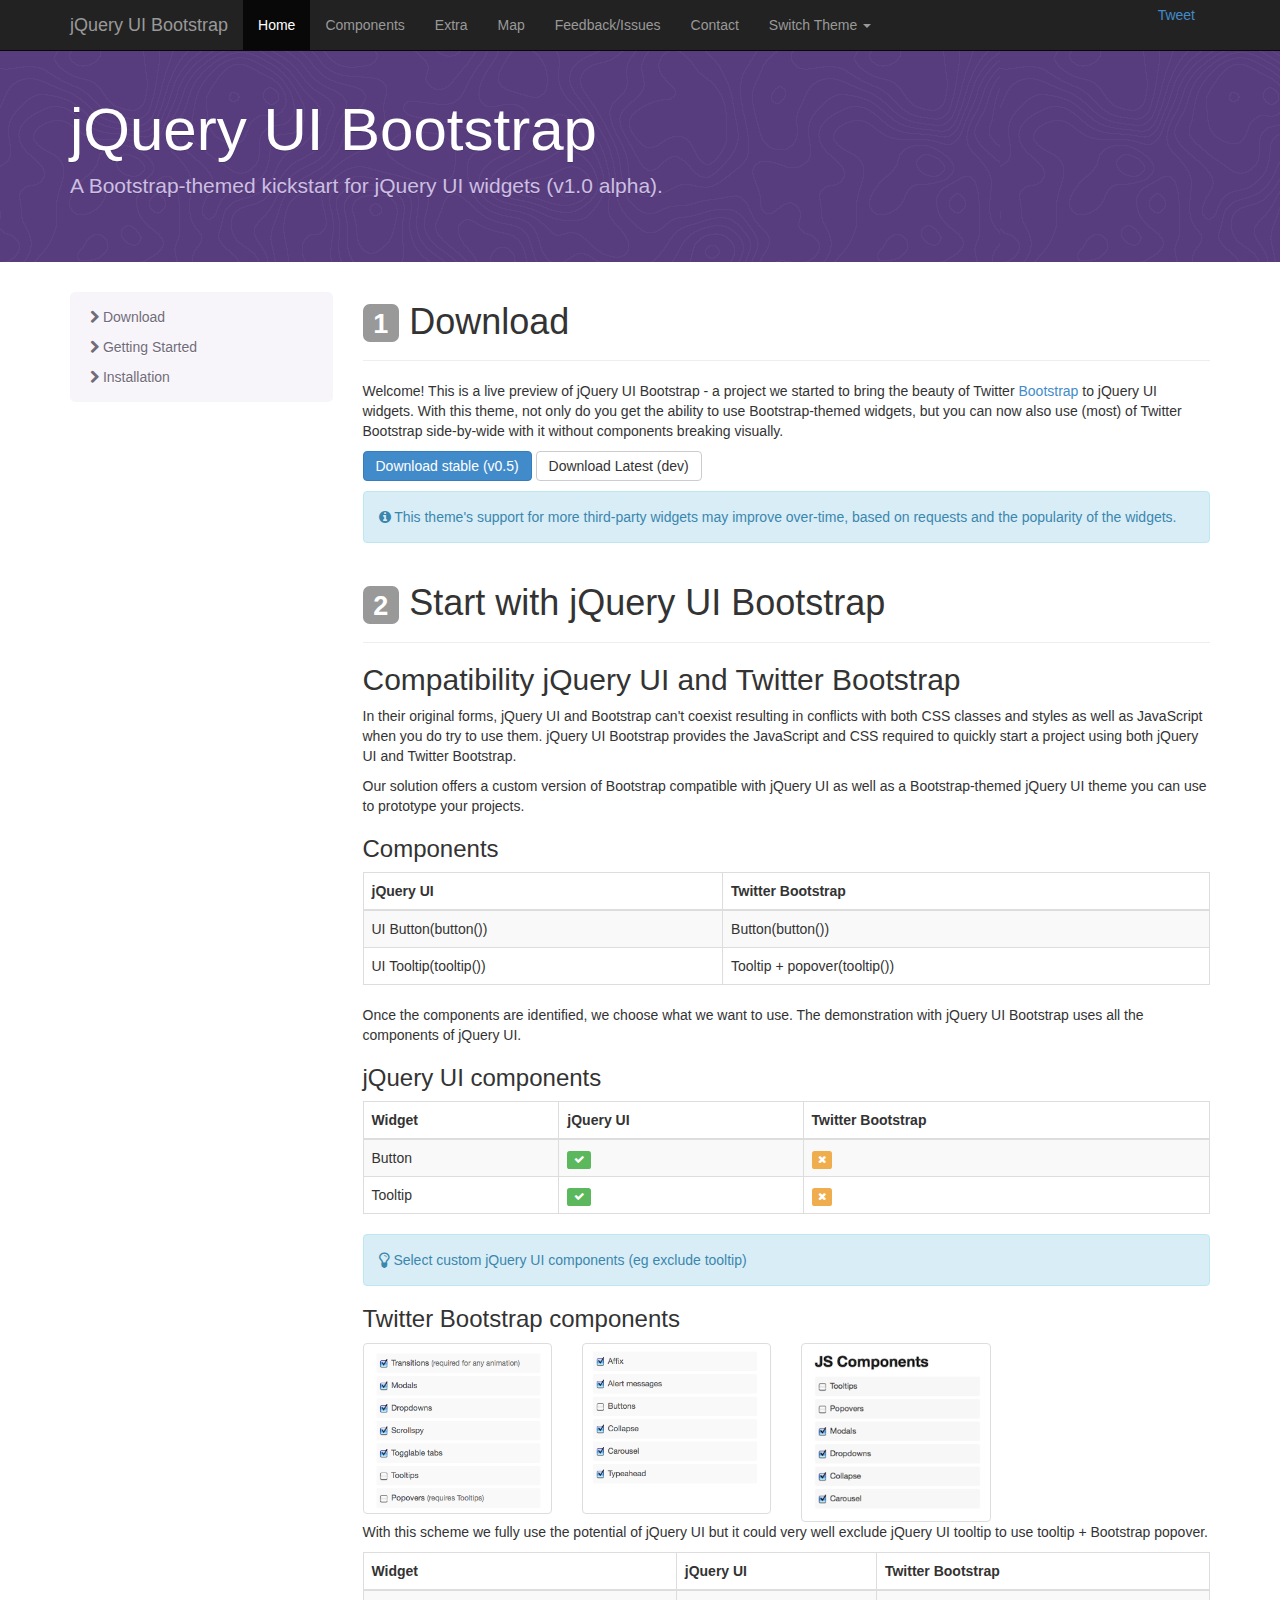
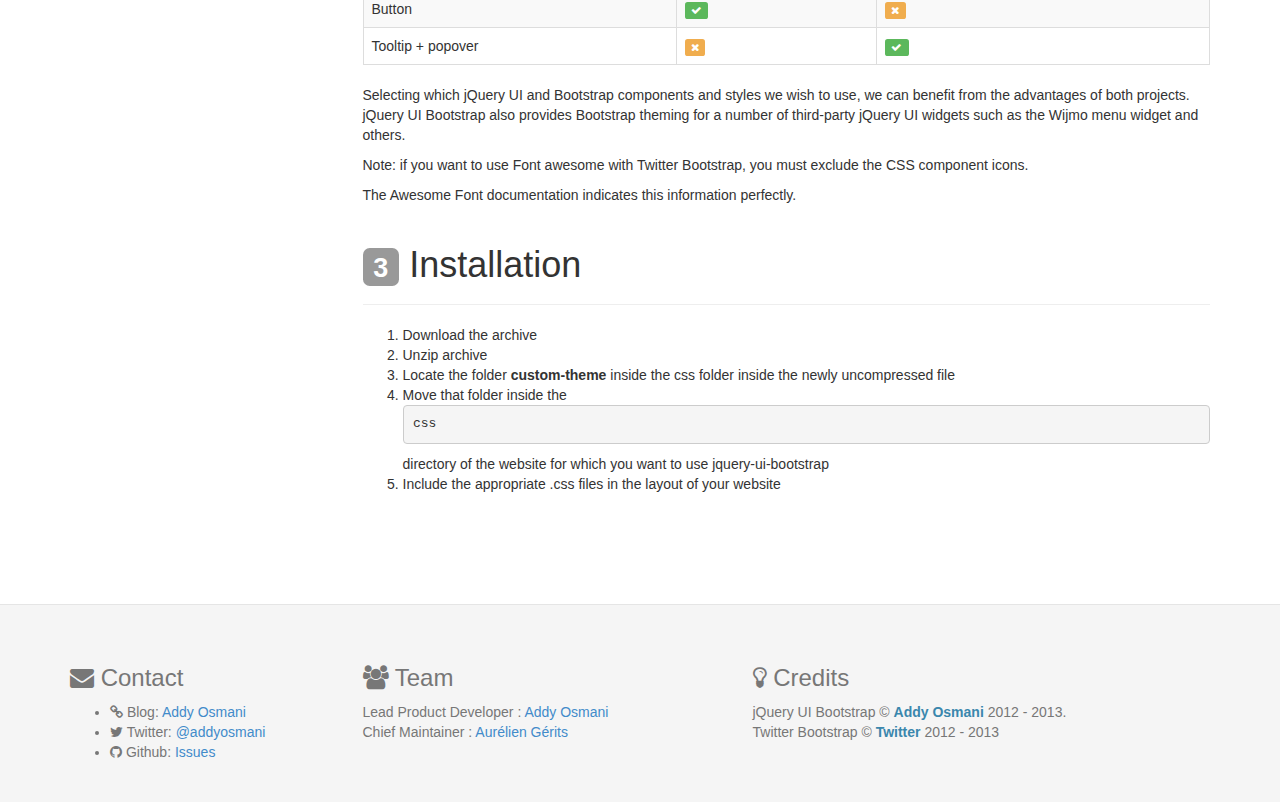
<file: jquery-ui-bootstrap-masterbs3/index.html>
<!DOCTYPE html>
<html lang="en">
<head>
    <meta charset="utf-8">
    <title>Download jQuery UI Bootstrap</title>
    <meta name="viewport" content="width=device-width, initial-scale=1.0">
    <meta name="description" content="A preview of the jQuery UI Bootstrap theme.">
    <meta name="author" content="Addy Osmani">

    <!-- Le styles -->
     <link rel="stylesheet" href="assets/css/bootstrap.min.css">
    <link rel="stylesheet" href="css/custom-theme/jquery-ui-1.10.3.custom.css">
    <!--<link rel="stylesheet" href="css/custom-theme/jquery-ui-1.10.3.theme.css">-->
    <link rel="stylesheet" href="assets/css/font-awesome.min.css">
    <!--[if IE 7]>
    <link rel="stylesheet" href="assets/css/font-awesome-ie7.min.css">
    <![endif]-->
    <!--[if lt IE 9]>
    <link rel="stylesheet" href="css/custom-theme/jquery.ui.1.10.3.ie.css">
    <![endif]-->
    <link rel="stylesheet" href="assets/css/docs.css">
    <link rel="stylesheet" href="assets/js/google-code-prettify/prettify.css">
    <!-- HTML5 shim and Respond.js IE8 support of HTML5 elements and media queries -->
    <!--[if lt IE 9]>
      <script src="assets/js/vendor/html5shiv.js" type="text/javascript"></script>
      <script src="assets/js/vendor/respond.min.js" type="text/javascript"></script>
    <![endif]-->
    <!-- Le fav and touch icons -->
    <link rel="apple-touch-icon-precomposed" sizes="144x144" href="assets/ico/apple-touch-icon-144-precomposed.png">
    <link rel="apple-touch-icon-precomposed" sizes="114x114" href="assets/ico/apple-touch-icon-114-precomposed.png">
    <link rel="apple-touch-icon-precomposed" sizes="72x72" href="assets/ico/apple-touch-icon-72-precomposed.png">
    <link rel="apple-touch-icon-precomposed" href="assets/ico/apple-touch-icon-57-precomposed.png">
    <link rel="shortcut icon" href="assets/ico/favicon.png">

</head>

<body data-spy="scroll" data-target=".bs-docs-sidebar" data-twttr-rendered="true">

    <!-- Navbar
    ================================================== -->
    <header class="navbar navbar-inverse navbar-fixed-top">
        <div class="container">
            <div class="navbar-header">
              <button class="navbar-toggle" type="button" data-toggle="collapse" data-target="navbar-collapse">
                <span class="icon-bar"></span>
                <span class="icon-bar"></span>
                <span class="icon-bar"></span>
              </button>
              <a class="navbar-brand" href="http://github.com/addyosmani/jquery-ui-bootstrap">jQuery UI Bootstrap</a>
            </div>
            <nav class="navbar-collapse collapse">
                <ul class="nav navbar-nav">
                    <li class="active">
                        <a href="./index.html">Home</a>
                    </li>
                    <li>
                        <a href="./components.html">Components</a>
                    </li>
                    <li>
                        <a href="./extra.html">Extra</a>
                    </li>
                    <li>
                        <a href="./map.html">Map</a>
                    </li>
                    <li>
                        <a href="http://github.com/addyosmani/jquery-ui-bootstrap/issues">Feedback/Issues</a>
                    </li>
                    <li>
                        <a href="http://twitter.com/addyosmani">Contact</a>
                    </li>
                    <li class="dropdown">
                        <a href="#" class="dropdown-toggle" data-toggle="dropdown">
                            Switch Theme <b class="caret"></b>
                        </a>
                        <ul class="dropdown-menu">
                            <li><a href="./index.html">Default Bootstrap Theme (Non LESS'd)</a></li>
                            <li><a href="theme/united/index.html">United Theme via Bootswatch (LESS'd)</a></li>
                            <li><a href="theme/base/index.html">Default Bootstrap Theme (LESS'd)</a></li>
                        </ul>
                    </li>
                </ul>
                <div id="twitter-share" class="navbar-right">
                    <a href="https://twitter.com/share" class="twitter-share-button" data-url="http://addyosmani.github.com/jquery-ui-bootstrap/" data-text="A new jQuery UI Bootstrap theme" data-via="addyosmani" data-size="large">Tweet</a>
                    <script>!function(d,s,id){var js,fjs=d.getElementsByTagName(s)[0];if(!d.getElementById(id)){js=d.createElement(s);js.id=id;js.src="//platform.twitter.com/widgets.js";fjs.parentNode.insertBefore(js,fjs);}}(document,"script","twitter-wjs");</script>
                </div>
            </nav>
        </div>
    </header>


    <!-- Subhead
    ================================================== -->
    <header class="bs-header" id="overview">
        <div class="container">
            <h1>jQuery UI Bootstrap</h1>
            <p class="lead">A Bootstrap-themed kickstart for jQuery UI widgets (v1.0 alpha).</p>
        </div>
    </header>


    <div class="container" id="layout">
    <!-- Docs nav ================================================== -->
    <div class="row">
    <div class="col-lg-3 col-sm-3" id="sidebar">
      <div class="bs-sidebar hidden-print" role="complementary">
        <ul class="nav bs-sidenav">
            <li><a href="#block-download"><i class="icon-chevron-right"></i> Download</a></li>
            <li><a href="#block-documentation"><i class="icon-chevron-right"></i> Getting Started</a></li>
            <li><a href="#block-installation"><i class="icon-chevron-right"></i> Installation</a></li>
        </ul>
      </div>
    </div>
    <div class="col-lg-9 col-sm-9" id="article">
        <!-- Download ================================================== -->
        <section id="block-download">
            <div class="page-header">
                <h1><span class="label label-default">1</span> Download</h1>
            </div>
            <p class="docs-lead">
                    Welcome! This is a live preview of jQuery UI Bootstrap - a project we started to bring the beauty of Twitter <a class="targetblank" href="http://getbootstrap.com">Bootstrap</a> to jQuery UI widgets.
                    With this theme, not only do you get the ability to use Bootstrap-themed widgets, but you can now also use (most) of Twitter Bootstrap side-by-wide with it without components breaking visually.
            </p>
            <p>
                <a class="download-btn ui-button-primary" href="https://github.com/addyosmani/jquery-ui-bootstrap/zipball/v0.5pre">Download stable (v0.5)</a>
                <a class="download-btn" href="https://github.com/addyosmani/jquery-ui-bootstrap/archive/masterbs3.zip" >Download Latest (dev)</a>
            </p>
            <div class="alert alert-info">
                <span class="icon-info-sign"></span> This theme's support for more third-party widgets may improve over-time, based on requests and the popularity of the widgets.
            </div>
        </section>
        <section id="block-documentation">
            <div class="page-header">
                <h1><span class="label label-default">2</span> Start with jQuery UI Bootstrap</h1>
            </div>
            <h2>Compatibility jQuery UI and Twitter Bootstrap</h2>

            <p>
                In their original forms, jQuery UI and Bootstrap can't coexist resulting in conflicts with both CSS classes and styles as well as JavaScript when you do try to use them. jQuery UI Bootstrap provides the JavaScript and CSS required to quickly start a project using both jQuery UI and Twitter Bootstrap.
            </p>
            <p>
                Our solution offers a custom version of Bootstrap compatible with jQuery UI as well as a Bootstrap-themed jQuery UI theme you can use to prototype your projects.
            </p>
            <h3>Components</h3>
            <table class="table table-bordered table-striped table-hover">
                <thead>
                <tr>
                    <th>jQuery UI</th>
                    <th>Twitter Bootstrap</th>
                </tr>
                </thead>
                <tbody>
                <tr>
                    <td>UI Button(button())</td>
                    <td>Button(button())</td>
                </tr>
                <tr>
                    <td>UI Tooltip(tooltip())</td>
                    <td>Tooltip + popover(tooltip())</td>
                </tr>
                </tbody>
            </table>
            <p>
                Once the components are identified, we choose what we want to use.
                The demonstration with jQuery UI Bootstrap uses all the components of jQuery UI.
            </p>
            <h3>jQuery UI components</h3>
            <table class="table table-bordered table-striped table-hover">
                <thead>
                <tr>
                    <th>Widget</th>
                    <th>jQuery UI</th>
                    <th>Twitter Bootstrap</th>
                </tr>
                </thead>
                <tbody>
                <tr>
                    <td>Button</td>
                    <td><div class="label label-success"><span class="icon-ok"></span></div></td>
                    <td><div class="label label-warning"><span class="icon-remove"></span></div></td>
                </tr>
                <tr>
                    <td>Tooltip</td>
                    <td><div class="label label-success"><span class="icon-ok"></span></div></td>
                    <td><div class="label label-warning"><span class="icon-remove"></span></div></td>
                </tr>
                </tbody>
            </table>
            <div class="alert alert-info">
                <span class="icon-lightbulb icon-large"></span>  Select custom jQuery UI components (eg exclude tooltip)
            </div>
            <h3> Twitter Bootstrap components</h3>
            <div class="row">
                <ul class="list-unstyled">
                    <li class="col-sm-6 col-lg-3 col-sm-3">
                        <a href="#" class="thumbnail">
                            <img src="assets/img/bootstrap-jquery-plugins-01.png" alt="bootstrap-jquery-plugins-01" width="295" height="265" class="alignnone size-full wp-image-281" />
                        </a>
                    </li>
                    <li class="col-sm-6 col-lg-3 col-sm-3">
                        <a href="#" class="thumbnail">
                            <img src="assets/img/bootstrap-jquery-plugins-02.png" alt="bootstrap-jquery-plugins-02" width="295" height="265" class="alignnone size-full wp-image-282" />
                        </a>
                    </li>
                    <li class="col-sm-6 col-lg-3 col-sm-3">
                        <a href="#" class="thumbnail">
                            <img src="assets/img/bootstrap-js-components.png" alt="bootstrap-js-components" width="250" height="236" class="alignnone size-full wp-image-274" />
                        </a>
                    </li>
                </ul>
            </div>
            <p>
                With this scheme we fully use the potential of jQuery UI but it could very well exclude jQuery UI tooltip to use tooltip + Bootstrap popover.
            </p>
            <table class="table table-bordered table-striped table-hover">
                <thead>
                <tr>
                    <th>Widget</th>
                    <th>jQuery UI</th>
                    <th>Twitter Bootstrap</th>
                </tr>
                </thead>
                <tbody>
                <tr>
                    <td>Button</td>
                    <td><div class="label label-success"><span class="icon-ok"></span></div></td>
                    <td><div class="label label-warning"><span class="icon-remove"></span></div></td>
                </tr>
                <tr>
                    <td>Tooltip + popover</td>
                    <td><div class="label label-warning"><span class="icon-remove"></span></div></td>
                    <td><div class="label label-success"><span class="icon-ok"></span></div></td>
                </tr>
                </tbody>
            </table>
            <p>
                Selecting which jQuery UI and Bootstrap components and styles we wish to use, we can benefit from the advantages of both projects. jQuery UI Bootstrap also provides Bootstrap theming for a number of third-party jQuery UI widgets such as the Wijmo menu widget and others.
            </p>
            <p>
                Note: if you want to use Font awesome with Twitter Bootstrap, you must exclude the CSS component icons.
            </p>
            <p>
                The Awesome Font documentation indicates this information perfectly.
            </p>
        </section>
        <section id="block-installation">
            <div class="page-header">
                <h1><span class="label label-default">3</span> Installation</h1>
            </div>
            <ol>
                <li>Download the archive</li>
                <li>Unzip archive</li>
                <li>Locate the folder <b>custom-theme</b> inside the css folder inside the newly uncompressed file</li>
                <li>Move that folder inside the <pre>css</pre> directory of the website for which you want to use jquery-ui-bootstrap </li>
                <li>Include the appropriate .css files in the layout of your website</li>
            </ol>

        </section>
        </div>
    </div>
</div>

<!-- Footer
================================================== -->
<footer class="bs-footer">
    <div class="container">
        <div class="row">
            <div class="col-lg-3 col-sm-3">
                <h3><span class="icon-envelope"></span> Contact</h3>
                <ul class="icons">
                  <li><i class="icon-link"></i> Blog: <a class="targetblank" href="http://addyosmani.com/blog/">Addy Osmani</a></li>
                  <li><i class="icon-twitter"></i> Twitter: <a class="targetblank" href="https://twitter.com/addyosmani">@addyosmani</a></li>
                  <li><i class="icon-github"></i> Github: <a class="targetblank" href="https://github.com/addyosmani/jquery-ui-bootstrap/issues?state=open">Issues</a></li>
                </ul>
            </div>
            <div class="col-lg-4 col-sm-4">
                <h3><span class="icon-group"></span> Team</h3>
                <ul class="list-unstyled">
                    <li>Lead Product Developer : <a class="targetblank" href="http://addyosmani.com/blog/" hreflang="en">Addy Osmani</a></li>
                    <li>Chief Maintainer : <a class="targetblank" href="http://blog.aurelien-gerits.be" hreflang="fr">Aurélien Gérits</a></li>
                </ul>
            </div>
            <div class="col-lg-5 col-sm-5">
                <h3><span class="icon-lightbulb"></span> Credits</h3>
                <ul class="list-unstyled">
                    <li>jQuery UI Bootstrap &copy; <strong class="text-info">Addy Osmani</strong> 2012 - 2013.</li>
                    <li>Twitter Bootstrap &copy; <strong class="text-info">Twitter</strong> 2012 - 2013</li>
                </ul>
            </div>
        </div>
    </div>
</footer>
<!-- Placed at the end of the document so the pages load faster -->
<script src="assets/js/vendor/jquery-1.9.1.min.js" type="text/javascript"></script>
<script src="assets/js/vendor/jquery-migrate-1.2.1.min.js" type="text/javascript"></script>
<script src="assets/js/vendor/bootstrap.js" type="text/javascript"></script>
<script src="assets/js/vendor/holder.js" type="text/javascript"></script>
<script src="assets/js/vendor/jquery-ui-1.10.3.custom.min.js" type="text/javascript"></script>
<script src="assets/js/google-code-prettify/prettify.js" type="text/javascript"></script>
<script src="assets/js/docs.js" type="text/javascript"></script>
<script src="assets/js/demo.js" type="text/javascript"></script>
</body>
</html>
</file>
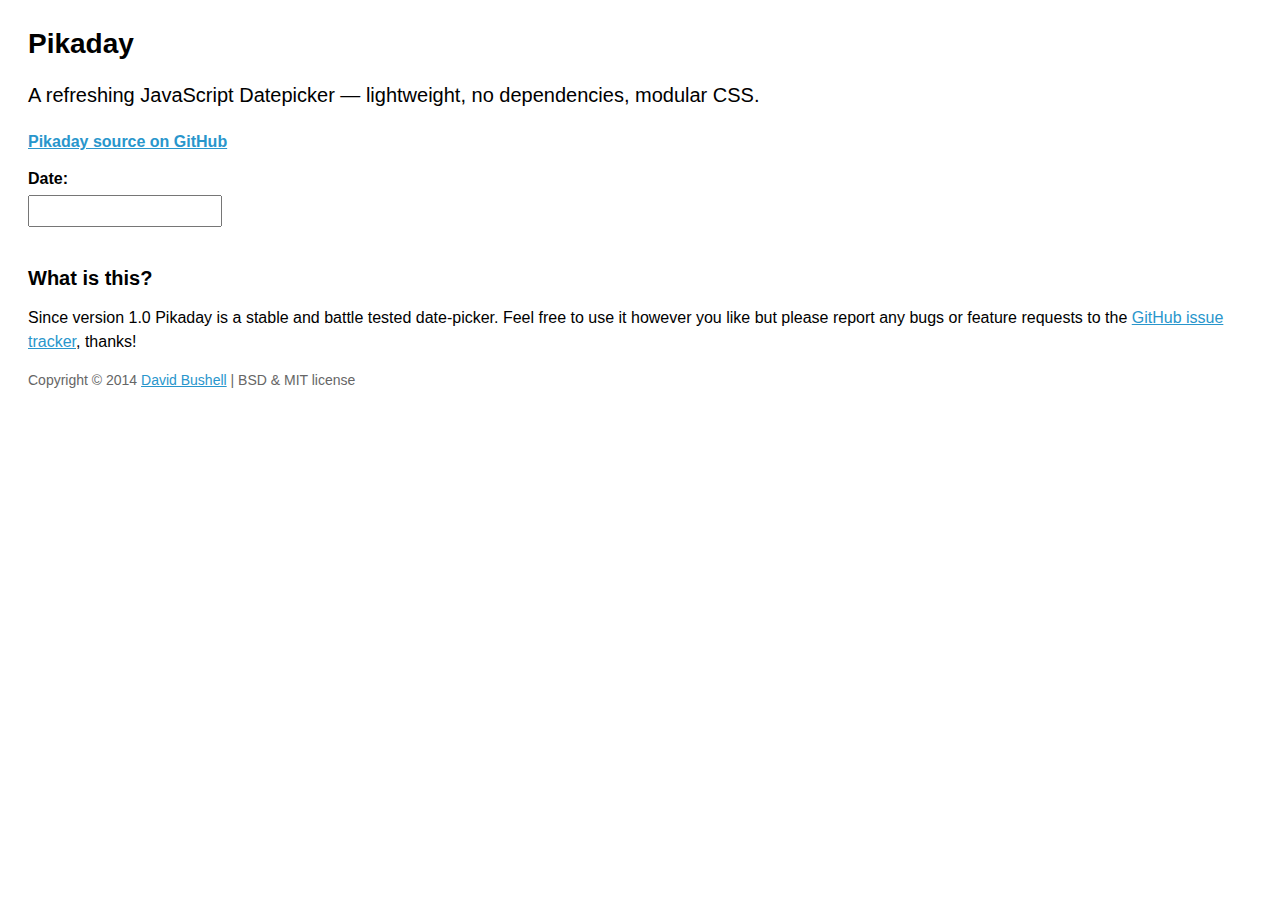
<file: Pikaday-master/index.html>
<!DOCTYPE html>
<html>
<head>
    <meta charset="utf-8">
    <meta name="viewport" content="width=device-width, initial-scale=1, minimum-scale=1">
    <title>Pikaday</title>
    <meta name="author" content="David Bushell">
    <link rel="stylesheet" href="css/pikaday.css">
    <link rel="stylesheet" href="css/site.css">
</head>
<body>
    <h1>Pikaday</h1>

    <p class="large">A refreshing JavaScript Datepicker — lightweight, no dependencies, modular CSS.</p>

    <p><a href="https://github.com/dbushell/Pikaday"><strong>Pikaday source on GitHub</strong></a></p>

    <label for="datepicker">Date:</label>
    <br>
    <input type="text" id="datepicker">

    <h2>What is this?</h2>

    <p>Since version 1.0 Pikaday is a stable and battle tested date-picker. Feel free to use it however you like but please report any bugs or feature requests to the <a href="https://github.com/dbushell/Pikaday/issues">GitHub issue tracker</a>, thanks!</p>

    <p class="small">Copyright © 2014 <a href="http://dbushell.com/">David Bushell</a> | BSD &amp; MIT license</p>


    <script src="pikaday.js"></script>
    <script>

    var picker = new Pikaday(
    {
        field: document.getElementById('datepicker'),
        firstDay: 1,
        minDate: new Date('2000-01-01'),
        maxDate: new Date('2020-12-31'),
        yearRange: [2000,2020]
    });

    </script>
</body>
</html>
</file>
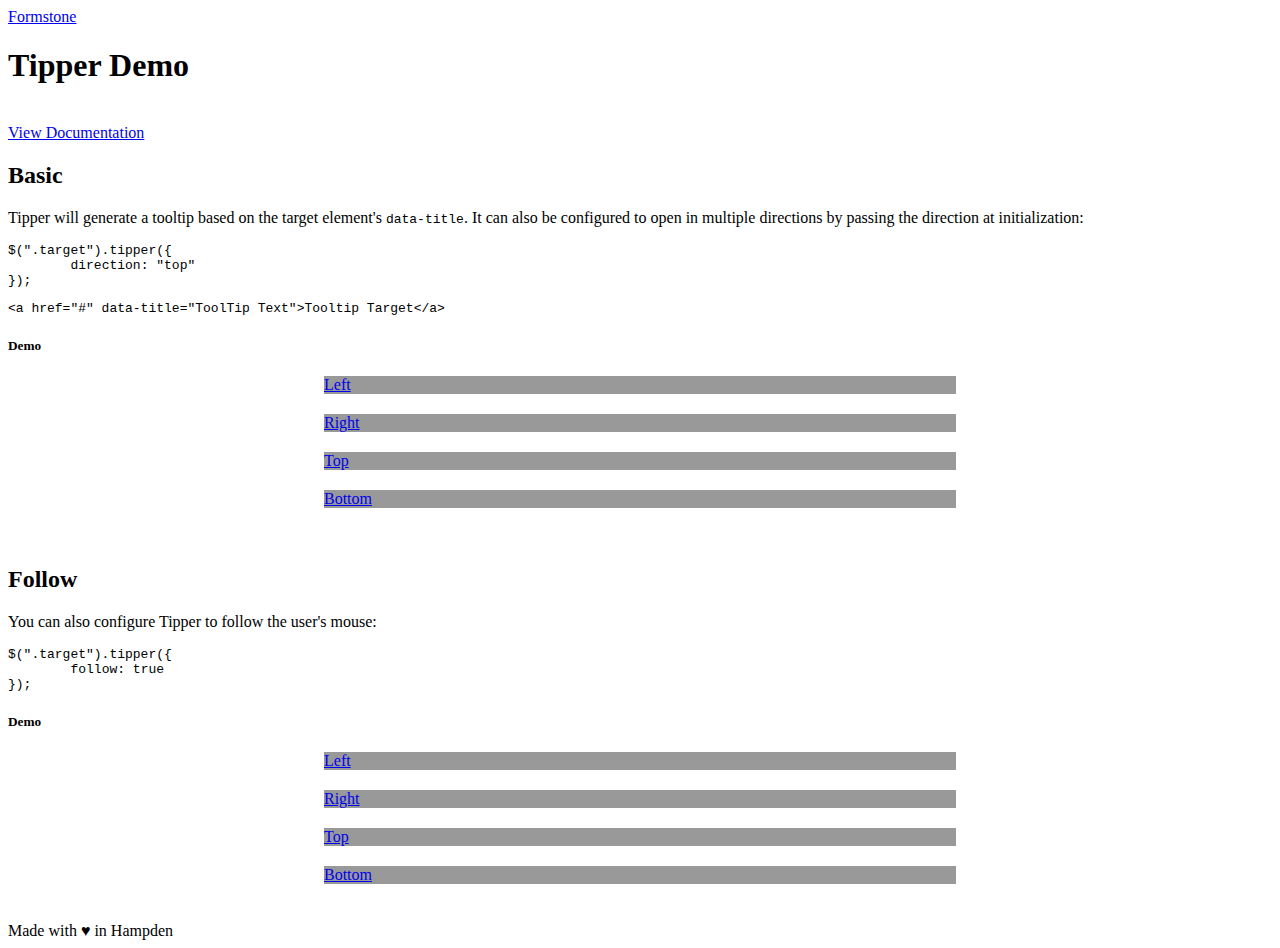
<file: Customizable-jQuery-Tooltip-Plugin-Tipper/demo/index.html>
<!DOCTYPE html>
<html lang="en">
	<head>
		<meta name="viewport" content="initial-scale=1, maximum-scale=1, user-scalable=no">
		<meta http-equiv="X-UA-Compatible" content="IE=Edge" />

		<title>Tipper Demo</title>

		<link href="http://formstone.it/css/demo.css" rel="stylesheet" type="text/css" media="all" />

		<!--[if LTE IE 8]>
			<link href="http://formstone.it/css/demo.ie.css" rel="stylesheet" type="text/css" media="all" />
		<![endif]-->

		<script src="http://formstone.it/js/demo.js"></script>

		<link href="../jquery.fs.tipper.css" rel="stylesheet" type="text/css" media="all" />
		<script src="../jquery.fs.tipper.js"></script>

		<style>
			.tipped { background: #999; clear: both; float: none; display: block; margin: 20px auto; width: 50%; }
			.tipped:hover { background: #777; }
		</style>

		<script>
			$(document).ready(function() {
				$(".tipped").tipper();
			});
		</script>
	</head>
	<body class="gridlock demo">
		<header id="header">
			<div class="row">
				<div class="all-full">
					<a href="http://formstone.it/" class="branding">Formstone</a>
				</div>
			</div>
		</header>
		<article class="row page">
			<div class="mobile-full tablet-full desktop-8 desktop-push-2">
				<header class="header">
					<h1>Tipper Demo</h1>
					<!-- <p>A technical demonstration of the jQuery plugin.</p> -->
					<br />
					<a href="http://formstone.it/tipper/" class="button">View Documentation</a>
				</header>

				<!-- BASIC -->
				<h2>Basic</h2>
				<p>Tipper will generate a tooltip based on the target element's <code>data-title</code>. It can also be configured to open in multiple directions by passing the direction at initialization:</p>

				<pre class="example"><code class="language-javascript">$(".target").tipper({
	direction: "top"
});</code></pre>
				<pre class="example"><code class="language-markup">&lt;a href="#" data-title="ToolTip Text"&gt;Tooltip Target&lt;/a&gt;</code></pre>

				<h5>Demo</h5>
				<div class="clear_fix">
					<a href="#" class="button tipped" data-title="Great New Tooltip" data-tipper-options='{"direction":"left"}'>Left</a>
					<a href="#" class="button tipped" data-title="Great New Tooltip" data-tipper-options='{"direction":"right"}'>Right</a>
					<a href="#" class="button tipped" data-title="Great New Tooltip" data-tipper-options='{"direction":"top"}'>Top</a>
					<a href="#" class="button tipped" data-title="Great New Tooltip" data-tipper-options='{"direction":"bottom"}'>Bottom</a>
				</div>

				<br />

				<!-- FOLLOW -->
				<h2>Follow</h2>
				<p>You can also configure Tipper to follow the user's mouse:</p>

				<pre class="example"><code class="language-javascript">$(".target").tipper({
	follow: true
});</code></pre>

				<h5>Demo</h5>
				<div class="clear_fix">
					<a href="#" class="button tipped" data-title="Great New Tooltip"  data-tipper-options='{"direction":"left","follow":"true"}'>Left</a>
					<a href="#" class="button tipped" data-title="Great New Tooltip"  data-tipper-options='{"direction":"right","follow":"true"}'>Right</a>
					<a href="#" class="button tipped" data-title="Great New Tooltip"  data-tipper-options='{"direction":"top","follow":"true"}'>Top</a>
					<a href="#" class="button tipped" data-title="Great New Tooltip"  data-tipper-options='{"direction":"bottom","follow":"true"}'>Bottom</a>
				</div>

				<br />

			</div>
		</article>

		<footer id="footer" class="row">
			<div class="all-full copyright">
				Made with &hearts; in Hampden
			</div>
		</footer>
	</body>
</html>
</file>
<file: Creating-A-Simple-Sliding-Panel-with-jQuery-CSS-slideupdown/css/style.css>
body {
margin: 0 auto;
padding: 0;
text-align: center;
}
.panel {
background: #155F9E;
background-size: 90% 90%;
height: 300px;
display: none;
font-family: garamond, times-new-roman, serif;
}
.panel p {
text-align: center;
color: white;
}
.slide {
margin: 0;
padding: 0;
border-top: solid 2px #0D395E;
}
.pull-me {
display: block;
position: relative;
right: -125px;
width: 150px;
height: 20px;
font-family: arial, sans-serif;
font-size: 14px;
color: #ffffff;
background: #0A2B4A;
text-decoration: none;
-moz-border-bottom-left-radius: 5px;
-moz-border-bottom-right-radius: 5px;
border-bottom-left-radius: 5px;
border-bottom-right-radius: 5px;
}
.pull-me p {
text-align: center;
}
</file>
<file: Fully-Responsive-Customizable-jQuery-Modal-Plugin-PgwModal/pgwmodal.css>
/**
 * PgwModal - Version 1.2
 *
 * Copyright 2014, Jonathan M. Piat
 * http://pgwjs.com - http://pagawa.com
 *
 * Released under the GNU GPLv3 license - http://opensource.org/licenses/gpl-3.0
 */
body.pgwModal {
    overflow: hidden;
}

#pgwModalWrapper {
    background: #000;
    opacity: 0.5;
    filter:alpha(opacity=50);
    width: 100%;
    height: 100%;
    position: fixed;
    top: 0;
    left: 0;
    z-index: 9000;
}

#pgwModal {
    position: fixed;
    top: 0;
    right: 0;
    bottom: 0;
    left: 0;
    z-index : 9010;
    overflow-x: auto;
    overflow-y: scroll;
}

#pgwModal .pm-container {
    text-align: center;
    z-index: 9020;
}

#pgwModal .pm-body {
    background-color: rgba(0, 0, 0, 0.5);
    border-radius: 5px;
    -webkit-box-shadow: 0 0px 5px 3px #555;
    box-shadow: 0 0px 5px 3px #555;
    display: inline-block;
    max-width: 800px;
    min-width: 300px;
    position: relative;
    width: 100%;
    z-index: 9030;
}

#pgwModal .pm-title {
    background: #e5e5e5;
    padding: 5px 0 6px;
    border-bottom: 1px solid #d5d5d5;
    border-radius: 5px 5px 0 0;
    font-size: 1rem;
    min-height: 25px;
}

#pgwModal .pm-content {
    background: #fff;
    padding: 10px;
    border-radius: 0 0 5px 5px;
    text-align: left;
}

#pgwModal .pm-close {
    background-image: url([data-uri]);
    display: block;
    height: 20px;
    width: 20px;
    position: absolute;
    top: 9px;
    right: 15px;
}
</file>
<file: jQuery-CSS3-Carousel-Plugin-with-Content-Flipping-Effects-Flip-Carousel/flip-carousel.css>
/* Flip Carousel functional styles */

.flip-carousel{
	margin:0 auto;
	display:block;
	overflow:hidden;
	position:relative;
	padding: 70px 10px;
	text-align: center;
}

.flip-carousel > ul{
	margin:0;
	padding:0;
	display: inline-block;
}

.flip-carousel > ul > li{
	width: 200px;
	margin: 10px;
	padding:0;
	display: inline-block;
	list-style-type:none;
	position: relative;
	-webkit-perspective: 1500;
	-moz-perspective: 1500;
	-ms-perspective: 1500;
	perspective: 1500;
	
}
.flip-carousel .card {
	position:relative;
	-webkit-transform: rotateY(90deg);
	-moz-transform: rotateY(90deg);
	-ms-transform: rotateY(90deg);
	transform: rotateY(90deg);
	-webkit-transform-style: preserve-3d;
	-webkit-transition: 0.5s;
	-moz-transform-style: preserve-3d;
	-moz-transition: 0.5s;
	-ms-transform-style: preserve-3d;
	-ms-transition: 0.5s;
	transform-style: preserve-3d;
	transition: 0.5s;
	height:300px;
}
.flip-carousel .face {
	position: absolute;
	-webkit-backface-visibility: hidden;
	-moz-backface-visibility: hidden;
	-ms-backface-visibility: hidden;
	backface-visibility: hidden;
	top: 0;
	left: 0;
	width: 100%;
	height: 100%;
}
.flip-carousel .front{ z-index:1; }
.flip-carousel .back{ z-index: 0; }

.flip-carousel .back{
	-webkit-transform: rotateY(180deg);
	-moz-transform: rotateY(180deg);
	-ms-transform: rotateY(180deg);
	transform: rotateY(180deg);
}

.ie .flip-carousel .face .empty{
	width:100%;
	height:100%;
	background-color:#000;
	background-color:rgba(0,0,0,.8);
}
.flip-carousel .controls {
	display: block;
	margin:0 auto;
	overflow:hidden;
}
.flip-carousel .controls img {
	padding: 0 5px 0 0;
}
.flip-carousel .controls.dots {
	margin-top: 5px;
}
.flip-carousel .controls li.dot {
	width: 12px;
	height: 12px;
	display: inline-block;
	margin: 0 5px 0 0;
	list-style-type: none;
	background-color: #ccc;
	border-radius: 10px;
}

.flip-carousel .controls li.dot.selected{
	background-color:#666;
}

.flip-carousel .controls .arrow{
	opacity: .8;
	cursor: pointer;
	top:45%;
	position: absolute;
	width: 40px;
	height: 60px;
	background: #000;
	background: rgba(0, 0, 0, 0.5);
}
.flip-carousel .controls .arrow:after{
	content: "";
	opacity: .8;
	width: 20px;
	height: 20px;
	position: absolute;
	background: none;
	border-bottom: 5px solid #FFF;
	border-left: 5px solid #FFF;
	left: 12px;
	top: 17px;
	-webkit-transform: rotate(45deg);
	-moz-transform: rotate(45deg);
	-ms-transform: rotate(45deg);
	transform: rotate(45deg);
}
.flip-carousel .controls .arrow.right:after{
	border-bottom: none;
	border-left: none;
	border-top: 5px solid #FFF;
	border-right: 5px solid #FFF;
	left: auto;
	right: 12px;
}
.ie .flip-carousel .controls .arrow{
    -ms-filter: "progid:DXImageTransform.Microsoft.Alpha(Opacity=50)";
}
.ie .flip-carousel .controls .arrow:hover{
    -ms-filter: "progid:DXImageTransform.Microsoft.Alpha(Opacity=100)";
}
.ie .flip-carousel .controls .arrow:after{
    content:"\2039";
    color:#FFF;
    font-size:80px;
    border:none;
    top:-22px;
    left:5px;
    -ms-transform: rotate(0deg);
    transform: rotate(0deg);
}
.ie .flip-carousel .controls .arrow.right:after{
    content:"\203A";
    left:auto;
    right:10px;
}

.flip-carousel .controls .arrow:hover {
	opacity: 1;
}

.flip-carousel .controls .arrow.left{
	left:20px;
	right:auto;
}
.flip-carousel .controls .arrow.right{
	right:20px;
	left:auto;
}

.flip-carousel .hide {
	display:none;
}

.flip-carousel .loader{
	width: 40px;
	height: 40px;
	position: absolute;
	left:48%;
	bottom: 0;
	animation:spinning 2s linear infinite;
	-webkit-animation:spinning 2s linear infinite;
}
.flip-carousel .loader:after{
	content:"";
	width: 30px;
	height: 30px;
	border: 5px solid rgba(255,255,255,.5);
	border-radius: 20px;
	border-top-color: transparent;
	position:absolute;
	top: 0;
	left: 0;
}

@keyframes spinning{
	from   { transform: rotate(0deg) }
	to { transform: rotate(360deg) }
}

@-webkit-keyframes spinning{
	from   { -webkit-transform: rotate(0deg) }
	to { -webkit-transform: rotate(360deg) }
}




/* General and article-specific styles */

html, body{
	margin:0;
	padding:0;
	width:100%;
	height:100%;
}
body{
	background: #606c88;
	background: -moz-radial-gradient(center, ellipse cover,  #606c88 0%, #3f4c6b 100%);
	background: -webkit-gradient(radial, center center, 0px, center center, 100%, color-stop(0%,#606c88), color-stop(100%,#3f4c6b));
	background: -webkit-radial-gradient(center, ellipse cover,  #606c88 0%,#3f4c6b 100%);
	background: -o-radial-gradient(center, ellipse cover,  #606c88 0%,#3f4c6b 100%);
	background: -ms-radial-gradient(center, ellipse cover,  #606c88 0%,#3f4c6b 100%);
	background: radial-gradient(ellipse at center,  #606c88 0%,#3f4c6b 100%);
	font-family: arial, sans-serif;
}


article {
	height: 260px;
	text-align:center;
	padding: 20px;
	box-shadow: 0 0 40px rgba(0, 0, 0, 0.6);
	color:#FFF;
}
article img{
	max-width: 160px;
	max-height: 130px;
	padding:0;
}
article img.err{ /* applied when image does not load */
	 width:100%;
	background-color:rgba(0,0,0,0.2);
 }
article h1{
	font-size: 2em;
	margin-bottom: 5px;
}

article span{
    margin-bottom: 20px;
    display: block;
    font-size: 10px;
    letter-spacing: 2px;
}

article span + div{
	font-size: 100px;
	margin-top: 20px;
	background: rgba(0, 0, 0, 0.3);
	display: inline-block;
	width: 113px;
	height: 113px;
	border-radius: 60px;
}

article[title="item1"]{ background-color:#7796E7;}
article[title="item2"]{ background-color:#D68D53;}
article[title="item3"]{ background-color:#C7D108;}
article[title="item4"]{ background-color:#8f5e99;}
article[title="item5"]{ background-color:#9BB83F;}
article[title="item6"]{ background-color:#bd383b;}
article[title="item7"]{ background-color:#96bf87;}
article[title="item8"]{ background-color:#d194a8;}
article[title="item9"]{ background-color:#8d30bf;}
article[title="item10"]{ background-color:#229188;}
article[title="item11"]{ background-color:#FF7F50;}
</file>
<file: jquery-ui-bootstrap-masterbs3/assets/js/google-code-prettify/prettify.css>
.com { color: #93a1a1; }
.lit { color: #195f91; }
.pun, .opn, .clo { color: #93a1a1; }
.fun { color: #dc322f; }
.str, .atv { color: #D14; }
.kwd, .prettyprint .tag { color: #1e347b; }
.typ, .atn, .dec, .var { color: teal; }
.pln { color: #48484c; }

.prettyprint {
  padding: 8px;
  background-color: #f7f7f9;
  border: 1px solid #e1e1e8;
}
.prettyprint.linenums {
  -webkit-box-shadow: inset 40px 0 0 #fbfbfc, inset 41px 0 0 #ececf0;
     -moz-box-shadow: inset 40px 0 0 #fbfbfc, inset 41px 0 0 #ececf0;
          box-shadow: inset 40px 0 0 #fbfbfc, inset 41px 0 0 #ececf0;
}

/* Specify class=linenums on a pre to get line numbering */
ol.linenums {
  margin: 0 0 0 33px; /* IE indents via margin-left */
}
ol.linenums li {
  padding-left: 12px;
  color: #bebec5;
  line-height: 20px;
  text-shadow: 0 1px 0 #fff;
}
</file>
<file: Pikaday-master/css/pikaday.css>
@charset "UTF-8";

/*!
 * Pikaday
 * Copyright © 2014 David Bushell | BSD & MIT license | http://dbushell.com/
 */

.pika-single {
    z-index: 9999;
    display: block;
    position: relative;
    color: #333;
    background: #fff;
    border: 1px solid #ccc;
    border-bottom-color: #bbb;
    font-family: "Helvetica Neue", Helvetica, Arial, sans-serif;
}

/*
clear child float (pika-lendar), using the famous micro clearfix hack
http://nicolasgallagher.com/micro-clearfix-hack/
*/
.pika-single:before,
.pika-single:after {
    content: " ";
    display: table;
}
.pika-single:after { clear: both }
.pika-single { *zoom: 1 }

.pika-single.is-hidden {
    display: none;
}

.pika-single.is-bound {
    position: absolute;
    box-shadow: 0 5px 15px -5px rgba(0,0,0,.5);
}

.pika-lendar {
    float: left;
    width: 240px;
    margin: 8px;
}

.pika-title {
    position: relative;
    text-align: center;
}

.pika-label {
    display: inline-block;
    *display: inline;
    position: relative;
    z-index: 9999;
    overflow: hidden;
    margin: 0;
    padding: 5px 3px;
    font-size: 14px;
    line-height: 20px;
    font-weight: bold;
    background-color: #fff;
}
.pika-title select {
    cursor: pointer;
    position: absolute;
    z-index: 9998;
    margin: 0;
    left: 0;
    top: 5px;
    filter: alpha(opacity=0);
    opacity: 0;
}

.pika-prev,
.pika-next {
    display: block;
    cursor: pointer;
    position: relative;
    outline: none;
    border: 0;
    padding: 0;
    width: 20px;
    height: 30px;
    /* hide text using text-indent trick, using width value (it's enough) */
    text-indent: 20px;
    white-space: nowrap;
    overflow: hidden;
    background-color: transparent;
    background-position: center center;
    background-repeat: no-repeat;
    background-size: 75% 75%;
    opacity: .5;
    *position: absolute;
    *top: 0;
}

.pika-prev:hover,
.pika-next:hover {
    opacity: 1;
}

.pika-prev,
.is-rtl .pika-next {
    float: left;
    background-image: url('[data-uri]');
    *left: 0;
}

.pika-next,
.is-rtl .pika-prev {
    float: right;
    background-image: url('[data-uri]');
    *right: 0;
}

.pika-prev.is-disabled,
.pika-next.is-disabled {
    cursor: default;
    opacity: .2;
}

.pika-select {
    display: inline-block;
    *display: inline;
}

.pika-table {
    width: 100%;
    border-collapse: collapse;
    border-spacing: 0;
    border: 0;
}

.pika-table th,
.pika-table td {
    width: 14.285714285714286%;
    padding: 0;
}

.pika-table th {
    color: #999;
    font-size: 12px;
    line-height: 25px;
    font-weight: bold;
    text-align: center;
}

.pika-button {
    cursor: pointer;
    display: block;
    outline: none;
    border: 0;
    margin: 0;
    width: 100%;
    padding: 5px;
    color: #666;
    font-size: 12px;
    line-height: 15px;
    text-align: right;
    background: #f5f5f5;
}

.is-today .pika-button {
    color: #33aaff;
    font-weight: bold;
}

.is-selected .pika-button {
    color: #fff;
    font-weight: bold;
    background: #33aaff;
    box-shadow: inset 0 1px 3px #178fe5;
    border-radius: 3px;
}

.is-disabled .pika-button {
    pointer-events: none;
    cursor: default;
    color: #999;
    opacity: .3;
}

.pika-button:hover {
    color: #fff !important;
    background: #ff8000 !important;
    box-shadow: none !important;
    border-radius: 3px !important;
}
</file>
<file: Pikaday-master/css/site.css>
html { margin: 0; padding: 0; }
body { font-size: 100%; margin: 0; padding: 1.75em; font-family: 'Helvetica Neue', Arial, sans-serif; }

h1 { font-size: 1.75em; margin: 0 0 0.6em 0; }
h2 { font-size: 1.25em; margin: 0 0 0.6em 0; }

a { color: #2996cc; }
a:hover { text-decoration: none; }

p { line-height: 1.5em; }
.small { color: #666; font-size: 0.875em; }
.large { font-size: 1.25em; }


label {
    font-weight: bold;
}

input[type="text"] {
    margin: 0.5em 0 3em 0;
    padding: 0.5em;
}

button#datepicker-button {
    margin-bottom: 3em;
}
</file>
<file: freewall/example/css/style.css>
/* http://meyerweb.com/eric/tools/css/reset/ 
   v2.0 | 20110126
   License: none (public domain)
*/

@font-face {
  font-family: 'Lato';
  font-style: normal;
  font-weight: 400;
  src: local('Lato Regular'), local('Lato-Regular'), url(9k-RPmcnxYEPm8CNFsH2gg.woff) format('woff');
}
/*
@import url(http://fonts.googleapis.com/css?family=Happy+Monkey);
*/
html, body, div, span, applet, object, blockquote, pre,
a, abbr, acronym, address, big, cite, code,
del, dfn, em, img, ins, kbd, q, s, samp,
small, strike, strong, sub, sup, tt, var,
b, u, i, center,
dl, dt, dd, ol, ul, li,
fieldset, form, label, legend,
table, caption, tbody, tfoot, thead, tr, th, td,
article, aside, canvas, details, embed, 
figure, figcaption, footer, header, hgroup, 
menu, nav, output, ruby, section, summary,
time, mark, audio, video {
	margin: 0;
	padding: 0;
	border: 0;
	font-size: 1em;
	vertical-align: baseline;
}
/* HTML5 display-role reset for older browsers */
article, aside, details, figcaption, figure, 
footer, header, hgroup, menu, nav, section {
	display: block;
}
body {
	background: rgba(231, 231, 231, 0.43);
	line-height: 1.125em;
	color: white;
	max-width: 1920px;
	margin: 0 auto;
	position: relative;
	font-family: 'Lato', Helvetica, Arial, Tahoma;
	text-shadow: 1px 1px 0 rgba(0,0,0,0.3);
}
ol, ul {
	padding: 0 10px;
	margin: 0 10px;
	line-height: 1.5em;
}
h1, h2, h3, h4, h5, h6 {
	text-shadow: 1px 1px 0 rgba(0,0,0,0.5);
	font-family: 'Lato', Georgia, Helvetica, Tahoma;
	margin: 10px 0;
	font-weight: normal;
}
h1 {
	font-size: 1.875em;
}
h2 {
	font-size: 1.6em;
	line-height: 1em;
}
h3 {
	font-size: 1.25em;
}
h4 {
	font-size: 1.125em;
}
h5 {
	font-size: 1em;
}
h6 {
	font-size: 0.875em;
}
a {
	text-decoration: none;
	color: white;
}
a:hover {
	color: white;
	opacity: 0.9;
}
a:visited {
	color: white;
}
h2 {
	cursor: pointer;
}
code, pre {
	font-family: Monaco, Menlo, Consolas;
	font-size: 1em;
	color: #FFFFDE;
	padding: 0 3px 2px;
}

table {
	border-collapse: collapse;
	border-spacing: 0;
}

.header {
	padding: 14px 0;
	background-color: rgb(19, 17, 17);
	background-color: #006a3f;
	background-image:	
					radial-gradient(rgba(0,0,0,0.1) 15%, transparent 16%), 
					radial-gradient(rgba(0,0,0,0.1) 15%, transparent 16%), 
					radial-gradient(rgba(255, 255, 255, 0.1) 15%, transparent 20%), 
					radial-gradient(rgba(255, 255, 255, 0.1) 15%, transparent 20%);
	background-image:	
					-webkit-radial-gradient(rgba(0,0,0,0.1) 15%, transparent 16%), 
					-webkit-radial-gradient(rgba(0,0,0,0.1) 15%, transparent 16%), 
					-webkit-radial-gradient(rgba(255, 255, 255, 0.1) 15%, transparent 20%), 
					-webkit-radial-gradient(rgba(255, 255, 255, 0.1) 15%, transparent 20%);
    background-position: 0 0px, 4px 4px, 0 1px, 4px 5px;
    background-size: 8px 8px;
	border-bottom: 1px solid rgb(41, 41, 41);
}

.header div.float-left {
	padding-left: 2%;
}

.header a {
	font-size: 35px;
	color: white;
	display: block;
}
.header a:first-letter {
	font-size: 60px;
	line-height: 40px;
	font-weight: bold;
}
.header .target {
	margin-left: 5px;
	margin-bottom: 20px;
}

.header .reponsive-block {
	list-style: none;
	margin: 0px;
	padding: 50px 2% 0 0;
}

.header .reponsive-block li {
	display: inline-block;
	float:left;
}

.header .reponsive-block a {
	display: inline-block;
	margin: 0 5px;
	cursor: pointer;
	background: url(../i/reponsive.png) no-repeat;
}	

.header .reponsive-block a.desktop {
	background-position: 3px 0;
	width: 34px; height: 26px;
}	

.header .reponsive-block a.tablet-landscape {
	background-position: -49px 0;
	width: 22px;
	height: 22px;
}	

.header .reponsive-block a.tablet-portrait {
	background-position: -90px 0;
	width: 18px;
	height: 24px;
}	

.header .reponsive-block a.iphone-landscape {
	background-position: -129px 0;
	width: 20px;
	height: 20px;
}	

.header .reponsive-block a.iphone-portrait {
	background-position: -166px 0;
	width: 16px;
	height: 26px;
}	

.header .reponsive-block a.desktop:hover,
.header .reponsive-block a.desktop.active {
	background-position: 3px -34px;
}	

.header .reponsive-block a.tablet-landscape:hover,
.header .reponsive-block a.tablet-landscape.active {
	background-position: -49px -34px;
}	

.header .reponsive-block a.tablet-portrait:hover,
.header .reponsive-block a.tablet-portrait.active {
	background-position: -91px -33px;
}	

.header .reponsive-block a.iphone-landscape:hover,
.header .reponsive-block a.iphone-landscape.active {
	background-position: -128px -33px;
}	

.header .reponsive-block a.iphone-portrait:hover,
.header .reponsive-block a.iphone-portrait.active {
	background-position: -166px -33px;
}	
.free-wall {
	margin: auto;
}

.free-wall-logo {
	margin: auto;
	height: 420px;
}
.size2-2 {
	width: 80px;
	height: 80px;
}

.size11 {
	height: 160px;
	width: 160px;
}

.size12 {
	width: 160px;
	height: 320px;
}

.size21 {
	width: 320px;
	height: 160px;
}

.size22 {
	height: 320px;
	width: 320px;
}

.size13 {
	width: 160px;
	height: 480px;
}

.size31 {
	width: 480px;
	height: 160px;
}

.size23 {
	width: 320px;
	height: 480px;
}

.size24 {
	width: 320px;
	height: 640px;
}

.size32 {
	width: 480px;
	height: 320px;
}

.size33 {
	width: 480px;
	height: 480px;
}

.size34 {
	width: 480px;
	height: 640px;
}

.size43 {
	width: 640px;
	height: 480px;
}

.size35 {
	width: 480px;
	height: 800px;
}

.size53 {
	width: 800px;
	height: 480px;
}

.size36 {
	width: 480px;
	height: 960px;
}

.donate form {
	height: 100%;
	width: 100%;
	background: rgb(44, 62, 80);
}

.donate form .paypal {
	display: block;
	margin: auto;
	padding: 20px 0px 0px 0px;
	outline: 0;
}

.img-demo {
	vertical-align: bottom;
	list-style: none;
	margin:0;
	padding: 0;
}

.img-demo li {
	float: left;
	width: 25%;
	text-align: center;
}	

.img-demo li img {
	border: 2px solid white;
	width: 98px;
	height: 98px;
}

.float-left {
	float: left;
}

.float-right {
	float: right;
}

.clearfix:before,
.clearfix:after {
    content: "";
    display: table;
}

.clearfix:after {
    clear: both;
}

.clearfix {
    zoom: 1; /* For IE 6/7 (trigger hasLayout) */
}

.rest-left {
	margin-left: 244px;
}

.desc h1,
.desc h2,
.desc h3,
.desc h4,
.desc h5,
.desc h6 {
	font-weight: bold;
}

.desc h2 {
	border-bottom: 1px solid rgba(0,0,0,0.1);
	margin-top: 0px;
	margin-bottom: 0px;
	padding-bottom: 50px;
}

.desc h2 span {
	float: left;
	display: block;
	line-height: 50px;
}

.brick {
	background-color: white;
	float: left;
	cursor: default;
	overflow: hidden;
	background-repeat: no-repeat;
	background-size: cover;
	background-position: center;
}

.brick .cover {
	overflow: hidden;
	margin: 20px;
}

.brick .read-more {
	position: absolute;
	display: none;
	bottom: 0px;
	left: 0px;
	right: 0px;
	padding: 12px;
	background: rgb(0, 0, 0);
	background: rgba(0, 0, 0, 0.45);
}

.brick:hover .read-more {
	display: block;
	cursor: pointer;
}

.brick .desc {
	display: none;
}

.full-width .float-left {
	display: none;
}

.full-width .desc {
	display: block;
}

.full-width.brick {
	box-shadow: none;
	overflow: visible;
	border: none !important;
	background: none !important;
}

.full-width.brick .cover { 
	margin: 0px 20px;
	color: #333;
}

.full-width.brick .cover * {
	text-shadow: none;
}

.full-width.brick .cover code {
	color: #666;
}

.open .float-left {
	display: none;
}

.open .desc {
	display: block;
}

.example {
	width: 0px;
	height: 0px;
	overflow: visible !important; /* for ie7 */
}

.example-draggable {
	cursor: move;
}

.example-draggable * {
	cursor: move;
}

.example-draggable a {
	cursor: pointer;
}

.cell {
	background-position: center center;
	background-repeat: no-repeat;
	background-size: cover;
	position: absolute;
	background-color: #222;
}

[class*="-share"] {
	cursor: pointer;
	margin: 20px 0;
	line-height: 30px;
	padding-left: 30px;
}

.facebook-share {
	background: url(../i/fb.png) no-repeat left center;
}

.twitter-share {
	background: url(../i/tw.png) no-repeat left center;
}

.google-share {
	background: url(../i/gp.png) no-repeat left center;
}

.download-icon {
	background: url(../i/download.png) no-repeat left center;
	display: block;
	margin: 0 0 10px 0;
	line-height: 30px;
	padding-left: 30px;
}

.js-icon {
	background: url(../i/js.png) no-repeat left center;
	display: block;
	line-height: 30px;
	padding-left: 30px;
}

.fork {
	float: right;
	width: 100%;
	height: 100%;
	display: block;
	background: url(../i/forkme.png) no-repeat top right;
}

.back-button {
	position: fixed;
	z-index: 9999;
	padding: 1%;
	bottom: 2%;
	right: 2%;
	display: none;
	background: black;
}

.back-button .back-icon {
	background: url(../i/back.png) no-repeat top center;
	width: 45px;
	height: 27px;
	display: block;
}

.back-button .back-icon:hover {
	background: url(../i/back.png) no-repeat bottom center;
}
</file>
<file: jquery-ui-bootstrap-masterbs3/assets/css/docs.css>
/*
 * Bootstrap Documentation
 * Special styles for presenting Bootstrap's documentation and code examples.
 *
 * Table of contents:
 *
 * Scaffolding
 * Main navigation
 * Footer
 * Social buttons
 * Homepage
 * Page headers
 * Old docs callout
 * Ads
 * Side navigation
 * Docs sections
 * Callouts
 * Grid styles
 * Examples
 * Code snippets (highlight)
 * Responsive tests
 * Glyphicons
 * Customizer
 * Miscellaneous
 */


/*
 * Scaffolding
 *
 * Update the basics of our documents to prep for docs content.
 */

body {
  position: relative; /* For scrollyspy */
  padding-top: 50px; /* Account for fixed navbar */
}

/* Keep code small in tables on account of limited space */
.table code {
  font-size: 13px;
  font-weight: normal;
}

/* Outline button for use within the docs */
.btn-outline {
  color: #563d7c;
  background-color: #fff;
  border-color: #e5e5e5;
}
.btn-outline:hover,
.btn-outline:focus,
.btn-outline:active {
  color: #fff;
  background-color: #563d7c;
  border-color: #563d7c;
}

/* Inverted outline button (white on dark) */
.btn-outline-inverse {
  color: #fff;
  background-color: transparent;
  border-color: #cdbfe3;
}
.btn-outline-inverse:hover,
.btn-outline-inverse:focus,
.btn-outline-inverse:active {
  color: #563d7c;
  text-shadow: none;
  background-color: #fff;
  border-color: #fff;
}


/*
 * Main navigation
 *
 * Turn the `.navbar` at the top of the docs purple.
 */

.bs-docs-nav {
  text-shadow: 0 -1px 0 rgba(0,0,0,.15);
  background-color: #563d7c;
  border-color: #463265;
  box-shadow: 0 1px 0 rgba(255,255,255,.1);
}
.bs-docs-nav .navbar-collapse {
  border-color: #463265;
}
.bs-docs-nav .navbar-brand {
  color: #fff;
}
.bs-docs-nav .navbar-nav > li > a {
  color: #cdbfe3;
}
.bs-docs-nav .navbar-nav > li > a:hover {
  color: #fff;
}
.bs-docs-nav .navbar-nav > .active > a,
.bs-docs-nav .navbar-nav > .active > a:hover {
  color: #fff;
  background-color: #463265;
}
.bs-docs-nav .navbar-toggle {
  border-color: #563d7c;
}
.bs-docs-nav .navbar-toggle:hover {
  background-color: #463265;
  border-color: #463265;
}


/*
 * Social buttons
 *
 * Twitter and GitHub social action buttons (for homepage and footer).
 */

.bs-social {
  margin-top: 20px;
  margin-bottom: 20px;
  text-align: center;
}
.bs-social-buttons {
  display: inline-block;
  margin-bottom: 0;
  padding-left: 0;
  list-style: none;
}
.bs-social-buttons li {
  display: inline-block;
  line-height: 1;
  padding: 5px 8px;
}
.bs-social-buttons .twitter-follow-button {
  width: 225px !important;
}
.bs-social-buttons .twitter-share-button {
  width: 98px !important;
}
/* Style the GitHub buttons via CSS instead of inline attributes */
.github-btn {
  border: 0;
  overflow: hidden;
}

@media screen and (min-width: 768px) {
  .bs-social {
    text-align: left;
  }
  .bs-social-buttons li:first-child {
    padding-left: 0;
  }
}


/*
 * Topography, yo!
 *
 * Apply the map background via base64 and relevant colors where we need 'em.
 */

.bs-docs-home,
.bs-header {
  color: #cdbfe3;
  background-color: #563d7c;
  background-image: url([data-uri]);
}


/*
 * Homepage
 *
 * Tweaks to the custom homepage and the masthead (main jumbotron).
 */

 /* Masthead (headings and download button) */
 .bs-masthead {
  position: relative;
  padding: 30px 15px;
  text-align: center;
  text-shadow: 0 1px 0 rgba(0,0,0,.15);
}
.bs-masthead h1 {
  font-size: 50px;
  line-height: 1;
  color: #fff;
}
.bs-masthead .btn-outline {
  margin-top: 20px;
  margin-bottom: 20px;
  padding: 18px 24px;
  font-size: 21px;
}

/* Links to project-level content like the repo, Expo, etc */
.bs-masthead-links {
  margin-top: 20px;
  margin-bottom: 20px;
  padding: 0 15px;
  list-style: none;
  text-align: center;
}
.bs-masthead-links li {
  display: inline;
}
.bs-masthead-links li + li {
  margin-left: 20px;
}
.bs-masthead-links a {
  color: #fff;
}

@media screen and (min-width: 768px) {
  .bs-masthead {
    text-align: left;
    padding-top:    140px;
    padding-bottom: 140px;
  }
  .bs-masthead h1 {
    font-size: 100px;
  }
  .bs-masthead .lead {
    margin-right: 25%;
    font-size: 30px;
  }
  .bs-masthead-links {
    padding: 0;
    text-align: left;
  }
}


/*
 * Page headers
 *
 * Jumbotron-esque headers at the top of every page that's not the homepage.
 */


/* Page headers */
.bs-header {
  padding: 30px 15px 40px; /* side padding builds on .container 15px, so 30px */
  font-size: 16px;
  text-align: center;
  text-shadow: 0 1px 0 rgba(0,0,0,.15);
}
.bs-header h1 {
  color: #fff;
}
.bs-header p {
  font-weight: 300;
  line-height: 1.5;
}
.bs-header .container {
  position: relative;
}

@media screen and (min-width: 768px) {
  .bs-header {
    font-size: 21px;
    text-align: left;
  }
  .bs-header h1 {
    font-size: 60px;
    line-height: 1;
  }
}

@media screen and (min-width: 992px) {
  .bs-header h1,
  .bs-header p {
    margin-right: 380px;
  }
}



/*
 * Callout for 2.3.2 docs
 *
 * Only appears below page headers (not on the homepage). The homepage gets its
 * own link with the masthead links.
 */

.bs-old-docs {
  padding: 15px 20px;
  color: #777;
  background-color: #fafafa;
  border-top: 1px solid #fff;
  border-bottom: 1px solid #e5e5e5;
}
.bs-old-docs strong {
  color: #555;
}


/*
 * Side navigation
 *
 * Scrollspy and affixed enhanced navigation to highlight sections and secondary
 * sections of docs content.
 */

/* By default it's not affixed in mobile views, so undo that */
.bs-sidebar.affix {
  position: static;
}

/* First level of nav */
.bs-sidenav {
  margin-top: 30px;
  margin-bottom: 30px;
  padding-top:    10px;
  padding-bottom: 10px;
  text-shadow: 0 1px 0 #fff;
  background-color: #f7f5fa;
  border-radius: 5px;
}

/* All levels of nav */
.bs-sidebar .nav > li > a {
  display: block;
  color: #716b7a;
  padding: 5px 20px;
}
.bs-sidebar .nav > li > a:hover,
.bs-sidebar .nav > li > a:focus {
  text-decoration: none;
  background-color: #e5e3e9;
  border-right: 1px solid #dbd8e0;
}
.bs-sidebar .nav > .active > a,
.bs-sidebar .nav > .active:hover > a,
.bs-sidebar .nav > .active:focus > a {
  font-weight: bold;
  color: #563d7c;
  background-color: #e5e3e9;
  /*background-color: transparent;
  border-right: 1px solid #563d7c;*/
}

/* Nav: second level (shown on .active) */
.bs-sidebar .nav .nav {
  display: none; /* Hide by default, but at >768px, show it */
  margin-bottom: 8px;
}
.bs-sidebar .nav .nav > li > a {
  padding-top:    3px;
  padding-bottom: 3px;
  padding-left: 30px;
  font-size: 90%;
}

/* Show and affix the side nav when space allows it */
@media screen and (min-width: 992px) {
  .bs-sidebar .nav > .active > ul {
    display: block;
  }
  /* Widen the fixed sidebar */
  .bs-sidebar.affix,
  .bs-sidebar.affix-bottom {
    width: 213px;
  }
  .bs-sidebar.affix {
    position: fixed; /* Undo the static from mobile first approach */
    top: 80px;
  }
  .bs-sidebar.affix-bottom {
    position: absolute; /* Undo the static from mobile first approach */
  }
  .bs-sidebar.affix-bottom .bs-sidenav,
  .bs-sidebar.affix .bs-sidenav {
    margin-top: 0;
    margin-bottom: 0;
  }
}
@media screen and (min-width: 1200px) {
  /* Widen the fixed sidebar again */
  .bs-sidebar.affix-bottom,
  .bs-sidebar.affix {
    width: 263px;
  }
}


/*
 * Docs sections
 *
 * Content blocks for each component or feature.
 */

/* Space things out */
.bs-docs-section + .bs-docs-section {
  padding-top: 40px;
}

/* Janky fix for preventing navbar from overlapping */
h1[id] {
  padding-top: 80px;
  margin-top: -45px;
}


/*
 * Callouts
 *
 * Not quite alerts, but custom and helpful notes for folks reading the docs.
 * Requires a base and modifier class.
 */

/* Common styles for all types */
.bs-callout {
  margin: 20px 0;
  padding: 15px 30px 15px 15px;
  border-left: 5px solid #eee;
}
.bs-callout h4 {
  margin-top: 0;
}
.bs-callout p:last-child {
  margin-bottom: 0;
}
.bs-callout code,
.bs-callout .highlight {
  background-color: #fff;
}

/* Variations */
.bs-callout-danger {
  background-color: #fcf2f2;
  border-color: #dFb5b4;
}
.bs-callout-warning {
  background-color: #fefbed;
  border-color: #f1e7bc;
}
.bs-callout-info {
  background-color: #f0f7fd;
  border-color: #d0e3f0;
}

/*
 * Examples
 *
 * Isolated sections of example content for each component or feature. Usually
 * followed by a code snippet.
 */

.bs-example {
  position: relative;
  padding: 45px 15px 15px;
  margin: 0 -15px 15px;
  background-color: #fafafa;
  box-shadow: inset 0 3px 6px rgba(0,0,0,.05);
  border-color: #e5e5e5 #eee #eee;
  border-style: solid;
  border-width: 1px 0;
}
/* Echo out a label for the example */
.bs-example:after {
  content: "Example";
  position: absolute;
  top:  15px;
  left: 15px;
  font-size: 12px;
  font-weight: bold;
  color: #bbb;
  text-transform: uppercase;
  letter-spacing: 1px;
}

/* Tweak display of the code snippets when following an example */
.bs-example + .highlight {
  margin: -15px -15px 15px;
  border-radius: 0;
  border-width: 0 0 1px;
}

/* Make the examples and snippets not full-width */
@media screen and (min-width: 768px) {
  .bs-example {
    margin-left: 0;
    margin-right: 0;
    background-color: #fff;
    border-width: 1px;
    border-color: #ddd;
    border-radius: 4px 4px 0 0;
    box-shadow: none;
  }
  .bs-example + .highlight {
    margin-top: -16px;
    margin-left: 0;
    margin-right: 0;
    border-width: 1px;
    border-bottom-left-radius: 4px;
    border-bottom-right-radius: 4px;
  }
}

/* Tweak content of examples for optimum awesome */
.bs-example > p:last-child,
.bs-example > ul:last-child,
.bs-example > ol:last-child,
.bs-example > blockquote:last-child,
.bs-example > .form-control:last-child,
.bs-example > .table:last-child,
.bs-example > .navbar:last-child,
.bs-example > .jumbotron:last-child,
.bs-example > .alert:last-child,
.bs-example > .panel:last-child,
.bs-example > .list-group:last-child,
.bs-example > .well:last-child,
.bs-example > .progress:last-child,
.bs-example > .table-responsive:last-child > .table {
  margin-bottom: 0;
}
.bs-example > p > .close {
  float: none;
}

/* Typography */
.bs-example-type .table td:last-child {
  color: #999;
  vertical-align: middle;
}
.bs-example-type .table td {
  padding: 15px 0;
  border-color: #eee;
}
.bs-example-type .table tr:first-child td {
  border-top: 0;
}
.bs-example-type h1,
.bs-example-type h2,
.bs-example-type h3,
.bs-example-type h4,
.bs-example-type h5,
.bs-example-type h6 {
  margin: 0;
}

/* Images */
.bs-example > .img-circle,
.bs-example > .img-rounded,
.bs-example > .img-thumbnail {
  margin: 5px;
}

/* Buttons */
.bs-example > .btn,
.bs-example > .btn-group {
  margin-top: 5px;
  margin-bottom: 5px;
}
.bs-example > .btn-toolbar + .btn-toolbar {
  margin-top: 10px;
}

/* Forms */
.bs-example-control-sizing select,
.bs-example-control-sizing input[type="text"] + input[type="text"] {
  margin-top: 10px;
}
.bs-example-form .input-group {
  margin-bottom: 10px;
}
.bs-example > textarea.form-control {
  resize: vertical;
}

/* List groups */
.bs-example > .list-group {
  max-width: 400px;
}

/* Navbars */
.bs-example .navbar:last-child {
  margin-bottom: 0;
}
.bs-navbar-top-example,
.bs-navbar-bottom-example {
  z-index: 1;
  padding: 0;
  overflow: hidden; /* cut the drop shadows off */
}
.bs-navbar-top-example .navbar-header,
.bs-navbar-bottom-example .navbar-header {
  margin-left: 0;
}
.bs-navbar-top-example .navbar-fixed-top,
.bs-navbar-bottom-example .navbar-fixed-bottom {
  position: relative;
  margin-left: 0;
  margin-right: 0;
}
.bs-navbar-top-example {
  padding-bottom: 45px;
}
.bs-navbar-top-example:after {
  top: auto;
  bottom: 15px;
}
.bs-navbar-top-example .navbar-fixed-top {
  top: -1px;
}
.bs-navbar-bottom-example {
  padding-top: 45px;
}
.bs-navbar-bottom-example .navbar-fixed-bottom {
  bottom: -1px;
}
.bs-navbar-bottom-example .navbar {
  margin-bottom: 0;
}
@media (min-width: 768px) {
  .bs-navbar-top-example .navbar-fixed-top,
  .bs-navbar-bottom-example .navbar-fixed-bottom {
    position: absolute;
  }
  .bs-navbar-top-example {
    border-radius: 0 0 4px 4px;
  }
  .bs-navbar-bottom-example {
    border-radius: 4px 4px 0 0;
  }
}

/* Pagination */
.bs-example .pagination {
  margin-top: 10px;
  margin-bottom: 10px;
}

/* Pager */
.bs-example > .pager {
  margin-top: 0;
}

/* Example modals */
.bs-example-modal {
  background-color: #f5f5f5;
}
.bs-example-modal .modal {
  position: relative;
  top: auto;
  right: auto;
  left: auto;
  bottom: auto;
  z-index: 1;
  display: block;
}
.bs-example-modal .modal-dialog {
  left: auto;
  margin-left: auto;
  margin-right: auto;
}

/* Example dropdowns */
.bs-example > .dropdown > .dropdown-menu {
  position: static;
  display: block;
  margin-bottom: 5px;
}

/* Example tabbable tabs */
.bs-example-tabs .nav-tabs {
  margin-bottom: 15px;
}

/* Tooltips */
.bs-example-tooltips {
  text-align: center;
}
.bs-example-tooltips > .btn {
  margin-top: 5px;
  margin-bottom: 5px;
}

/* Popovers */
.bs-example-popover {
  padding-bottom: 24px;
  background-color: #f9f9f9;
}
.bs-example-popover .popover {
  position: relative;
  display: block;
  float: left;
  width: 260px;
  margin: 20px;
}

/* Scrollspy demo on fixed height div */
.scrollspy-example {
  position: relative;
  height: 200px;
  margin-top: 10px;
  overflow: auto;
}


/*
 * Code snippets
 *
 * Generated via Pygments and Jekyll, these are snippets of HTML, CSS, and JS.
 */

.highlight {
  display: none; /* hidden by default, until >480px */
  padding: 9px 14px;
  margin-bottom: 14px;
  background-color: #f7f7f9;
  border: 1px solid #e1e1e8;
  border-radius: 4px;
}
.highlight pre {
  padding: 0;
  margin-top: 0;
  margin-bottom: 0;
  background-color: transparent;
  border: 0;
  white-space: nowrap;
}
.highlight pre code {
  font-size: inherit;
  color: #333; /* Effectively the base text color */
}
.highlight pre .lineno {
  display: inline-block;
  width: 22px;
  padding-right: 5px;
  margin-right: 10px;
  text-align: right;
  color: #bebec5;
}

/* Show code snippets when we have the space */
@media screen and (min-width: 481px) {
  .highlight {
    display: block;
  }
}

/*
 * Glyphicons
 *
 * Special styles for displaying the icons and their classes in the docs.
 */

.bs-glyphicons {
  padding-left: 0;
  padding-bottom: 1px;
  margin-bottom: 20px;
  list-style: none;
  overflow: hidden;
}
.bs-glyphicons li {
  float: left;
  width: 25%;
  height: 115px;
  padding: 10px;
  margin: 0 -1px -1px 0;
  font-size: 12px;
  line-height: 1.4;
  text-align: center;
  border: 1px solid #ddd;
}
.bs-glyphicons .glyphicon {
  display: block;
  margin: 5px auto 10px;
  font-size: 24px;
}
.bs-glyphicons li:hover {
  background-color: rgba(86,61,124,.1);
}

@media (min-width: 768px) {
  .bs-glyphicons li {
    width: 12.5%;
  }
}


/*
 * Customizer
 *
 * Since this is so form control heavy, we have quite a few styles to customize
 * the display of inputs, headings, and more. Also included are all the download
 * buttons and actions.
 */

.bs-customizer .toggle {
  float: right;
  margin-top: 85px; /* On account of ghetto navbar fix */
}

/* Headings and form contrls */
.bs-customizer label {
  margin-top: 10px;
  font-weight: 500;
  color: #444;
}
.bs-customizer h2 {
  margin-top: 0;
  margin-bottom: 5px;
  padding-top: 30px;
}
.bs-customizer h4 {
  margin-top: 15px;
}
.bs-customizer input[type="text"] {
  font-family: Menlo, Monaco, Consolas, "Courier New", monospace;
  background-color: #fafafa;
}
.bs-customizer .help-block {
  font-size: 12px;
}

/* For the variables, use regular weight */
#less-section label {
  font-weight: normal;
}

/* Downloads */
.bs-customize-download .btn-outline {
  padding: 20px;
}

/* Error handling */
.bs-customizer-alert {
  position: fixed;
  top: 51px;
  left: 0;
  right: 0;
  z-index: 1030;
  padding: 15px 0;
  color: #fff;
  background-color: #d9534f;
  box-shadow: inset 0 1px 0 rgba(255,255,255,.25);
  border-bottom: 1px solid #b94441;
}
.bs-customizer-alert .close {
  margin-top: -4px;
  font-size: 24px;
}
.bs-customizer-alert p {
  margin-bottom: 0;
}
.bs-customizer-alert .glyphicon {
  margin-right: 5px;
}
.bs-customizer-alert pre {
  margin: 10px 0 0;
  color: #fff;
  background-color: #a83c3a;
  border-color: #973634;
  box-shadow: inset 0 2px 4px rgba(0,0,0,.05), 0 1px 0 rgba(255,255,255,.1);
}


/*
 * Miscellaneous
 *
 * Odds and ends for optimum docs display.
 */

/* Examples gallery: space out content better */
.bs-examples h4 {
  margin-bottom: 5px;
}
.bs-examples p {
  margin-bottom: 20px;
}

/* Pseudo :focus state for showing how it looks in the docs */
#focusedInput {
  border-color: rgba(82,168,236,.8);
  outline: 0;
  outline: thin dotted \9; /* IE6-9 */
  -moz-box-shadow: 0 0 8px rgba(82,168,236,.6);
       box-shadow: 0 0 8px rgba(82,168,236,.6);
}

/* Better spacing on download options in getting started */
.bs-docs-dl-options h4 {
  margin-top: 15px;
  margin-bottom: 5px;
}

/*
 * Footer
 *
 * Separated section of content at the bottom of all pages, save the homepage.
 */

.bs-footer {
  padding-top: 40px;
  padding-bottom: 30px;
  margin-top: 100px;
  color: #777;
  text-align: center;
  border-top: 1px solid #e5e5e5;
  background-color: #f5f5f5;
}
.bs-footer p {
    margin-bottom: 0;
    color: #777;
}
.footer-links {
  margin: 10px 0;
  padding-left: 0;
}
.footer-links li {
  display: inline;
  padding: 0 2px;
}
.footer-links li:first-child {
  padding-left: 0;
}

@media (min-width: 768px) {
  .bs-footer {
    text-align: left;
  }
  .bs-footer p {
    margin-bottom: 0;
  }
}

/* contener Article*/
#article{
  *max-width:70%; /* Fix max size for IE 7*/
}

#article h1 > .label{
  padding: 0.2em 0.4em 0.1em;
}

/* Share Twitter*/
#twitter-share{
    padding-top:5px;
}

/* Accordion */
#menu-collapse{
    margin-bottom:20px;
}
/*Dialog*/
#btn-dialog-simple,#btn-dialog-message,#btn-dialog-button {
    padding: .4em 1em .4em 20px;
    text-decoration: none;
    position: relative;
}

#btn-dialog-simple span.ui-icon, #btn-dialog-message span.ui-icon, #btn-dialog-button span.ui-icon {
    margin: 0 5px 0 0;
    position: absolute;
    left: .2em;
    top: 50%;
    margin-top: -8px;
}

ul#icons {
    margin: 0;
    padding: 0;
}

ul#icons li {
    margin: 2px;
    position: relative;
    padding: 4px 0;
    cursor: pointer;
    float: left;
    list-style: none;
}

ul#icons span.ui-icon {
    float: left;
    margin: 0 4px;
}

#buttons button {
    float: left;
    margin-right: 4px;
}

.dialog-button{
    margin-bottom: 20px;
}

.caption p button{
  margin-left: 5px;
}
/*Tabs*/
#tabs2 li .ui-icon-close {
    float: left;
    margin: 0.4em 0.2em 0 0;
    cursor: pointer;
}

#add_tab {
    cursor: pointer;
}

/*shadow*/
.window-contain{
    position: relative;
    height: 200px;
    padding:1% 4%;
    overflow:hidden;
}

#radioset label,
#format label{
  margin-left: 5px;
}

/*Toolbar*/
#toolbar,#toolbar-fa {
	margin: 5px 0;
  padding: 5px 0 5px 5px;
}
#repeat,#repeat-fa {
	display: inline-block;
    /* IE7 inline-block fix */
    *display: inline;
    *zoom: 1;
}

/* Split Button */
#split-button,#split-button-fa{
    margin-bottom:20px;
}
#split-button .ui-menu,#split-button-fa .ui-menu{
    position: absolute;
}

/*Datepicker*/
#datepicker{
    margin-bottom: 20px;
}
/*slider*/
#amount{
    color:#f6931f; 
    font-weight:bold;
}
#h-slider,#v-slider{
    margin-bottom: 20px;
}
/*Autocomplete*/
#tags{
    margin-bottom: 20px;
}

.progress-label {
  position: relative;
  left: 50%;
  top: 4px;
  font-weight: bold;
  float:left;
}

/* Wijmo */
#wijmo-container{
    margin-bottom: 20px;
}

/* Font Awesome*/
#split-button-fa .ui-button .ui-button-text{
    display: inline-block;
    padding: 0px;
}

#split-button-fa .ui-button-text-icon-primary .ui-button-icon-primary{
    float:none;
}

/* gmap3 */
#gmap3,.gmap3{
    height: 350px;
}

/* Fix Google Maps canvas */
.google-map-canvas,
.google-map-canvas * {
    box-sizing: content-box;
}
</file>
